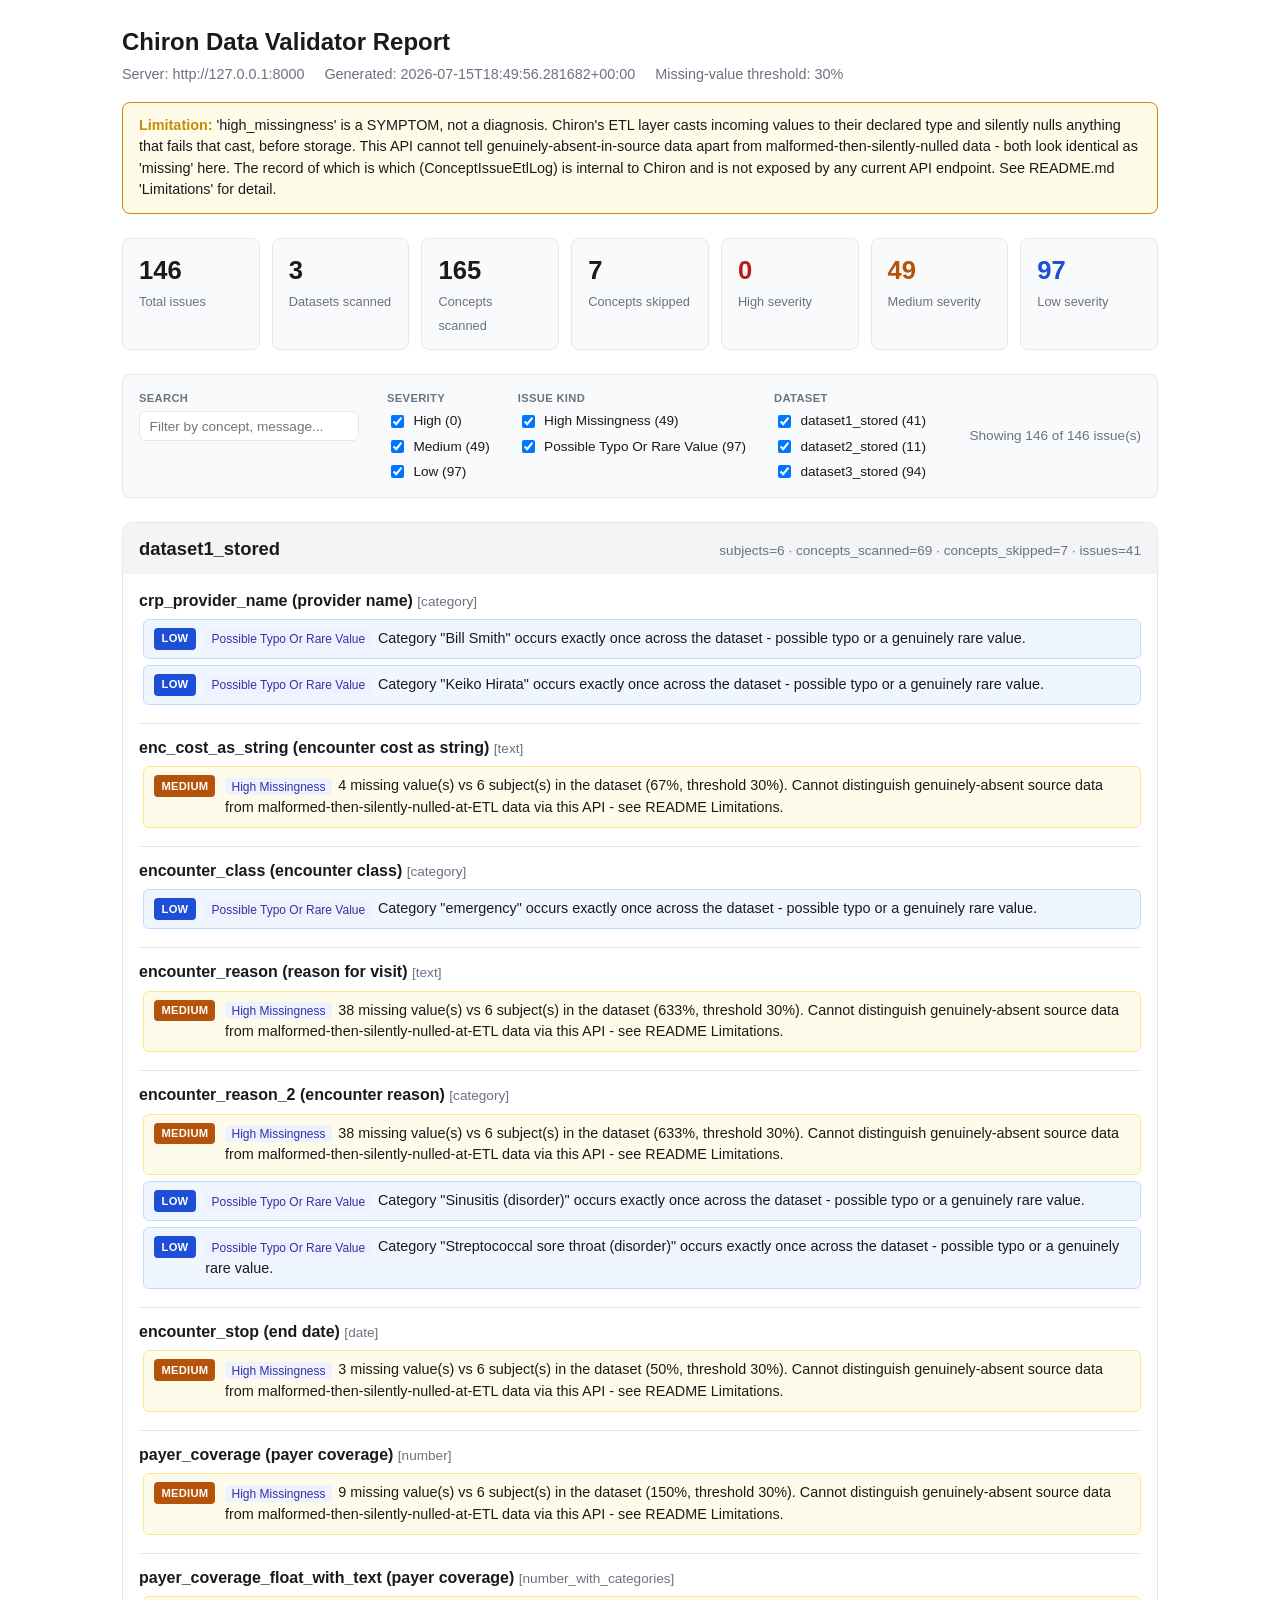
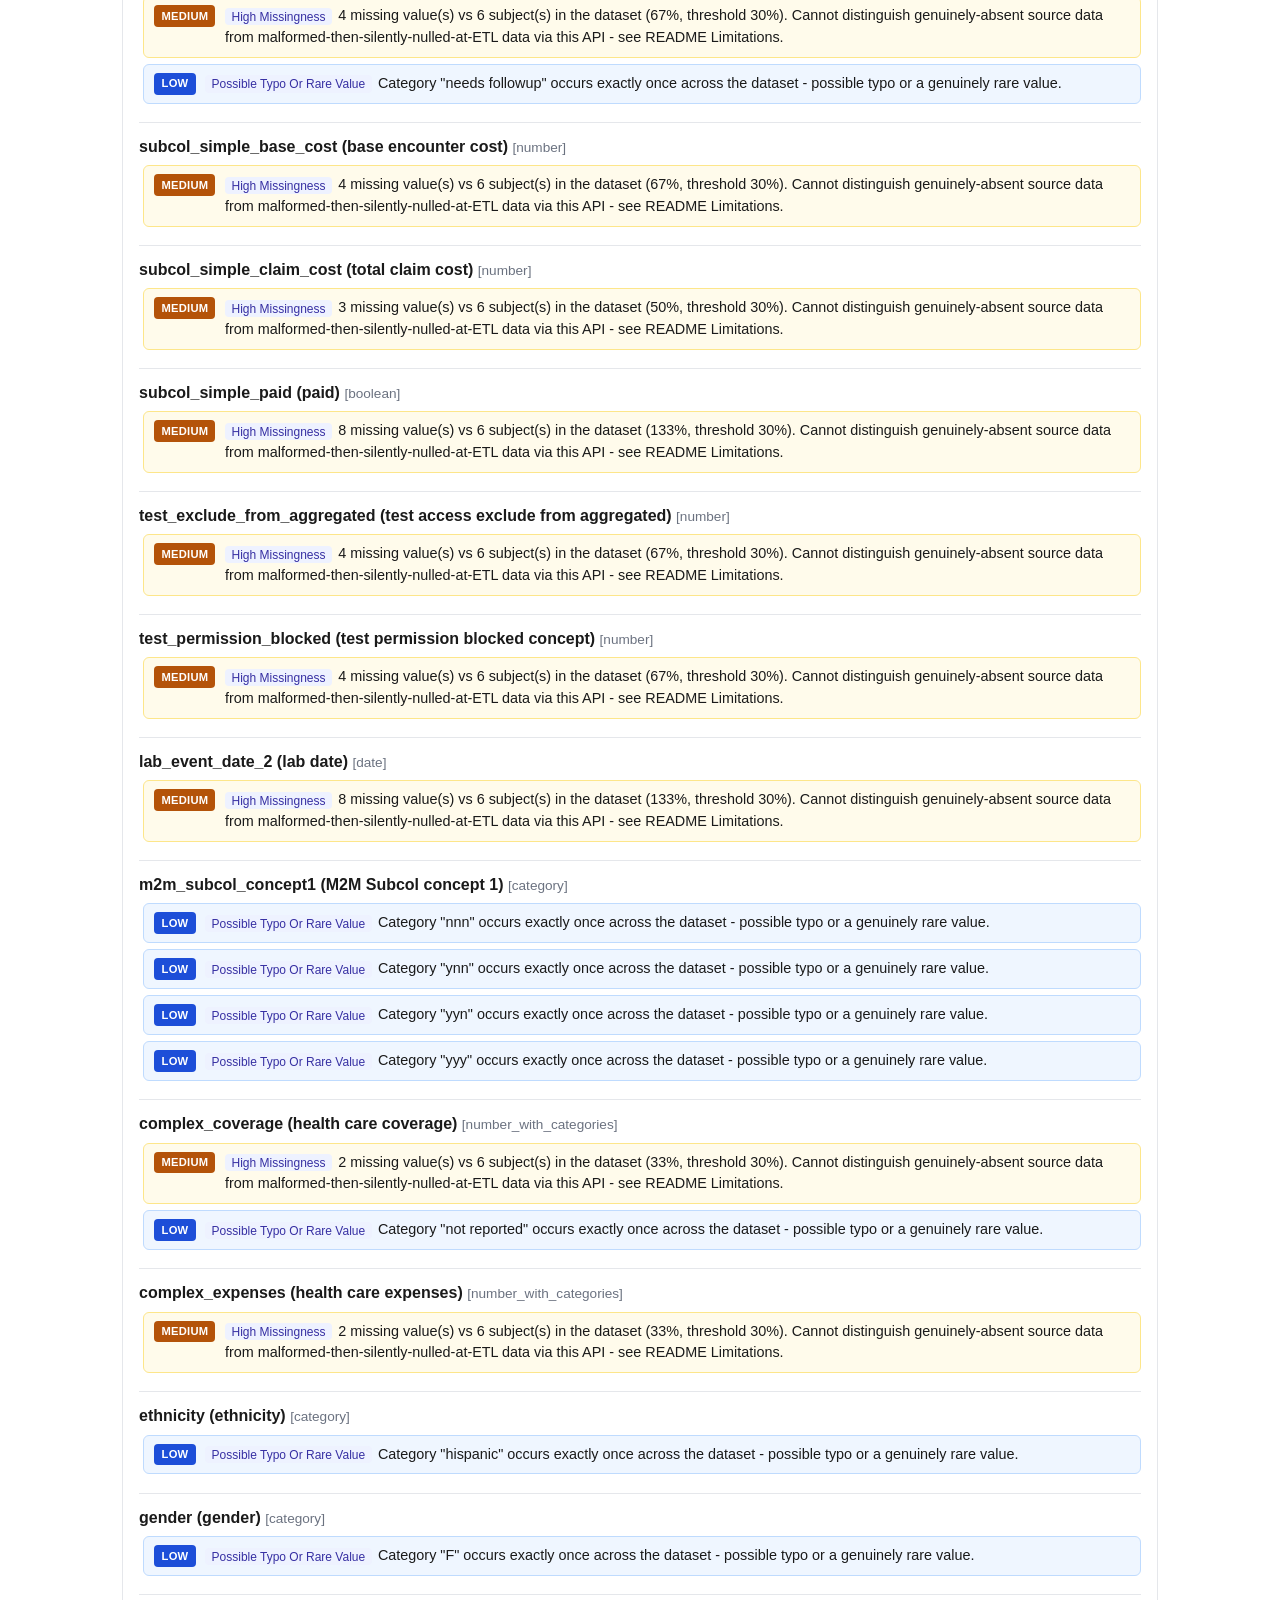
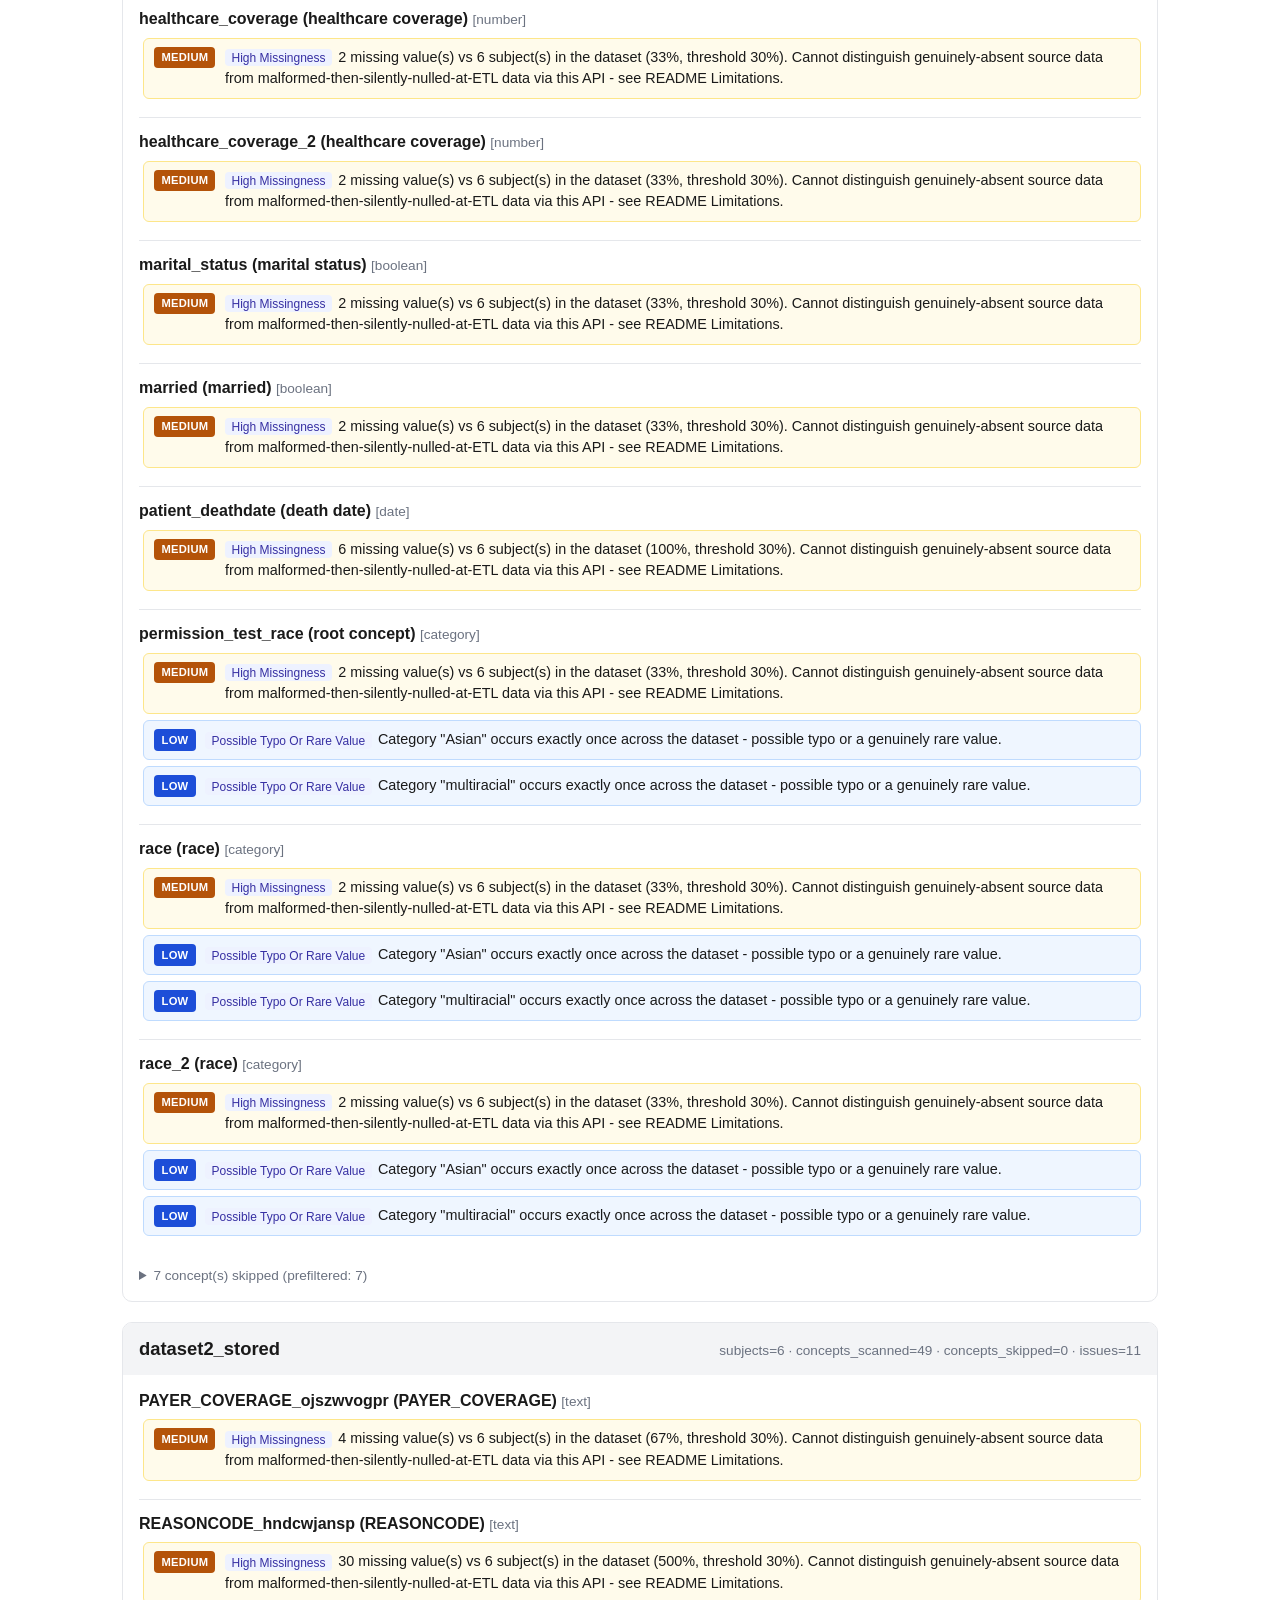
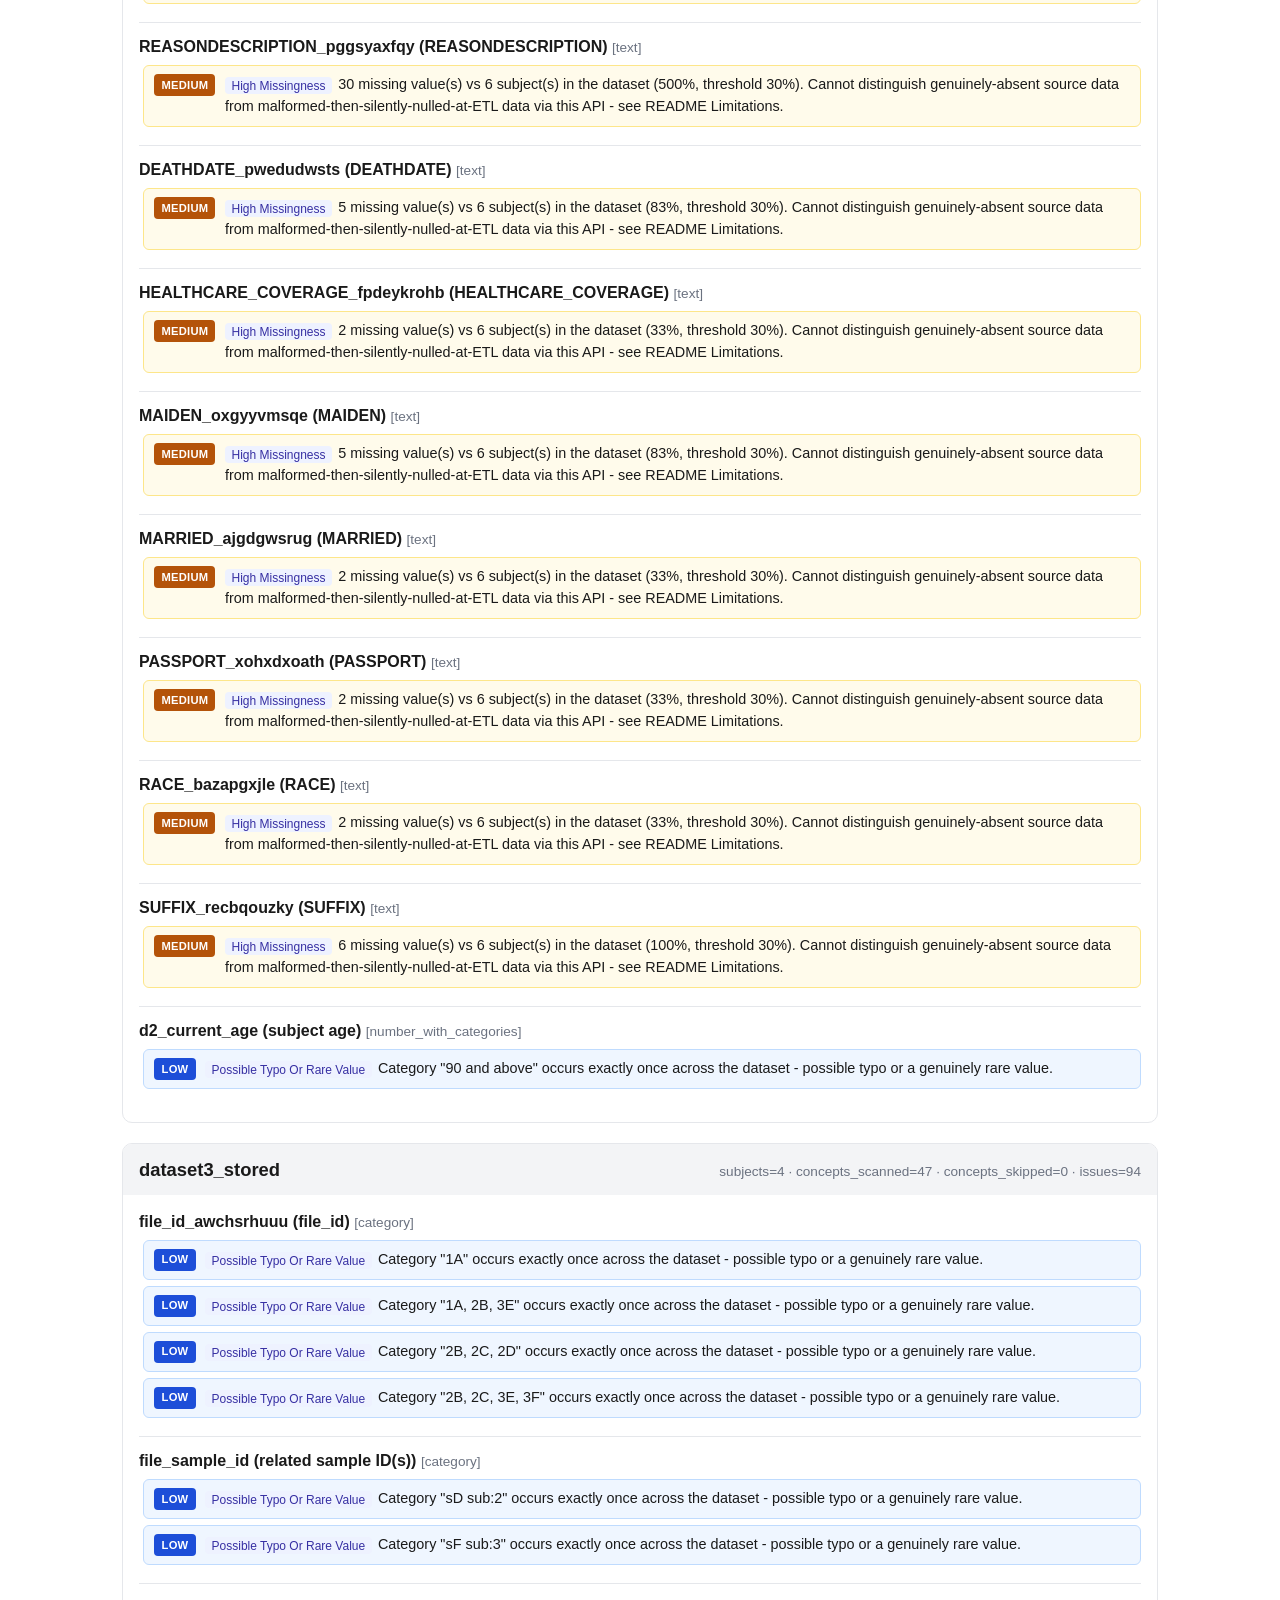
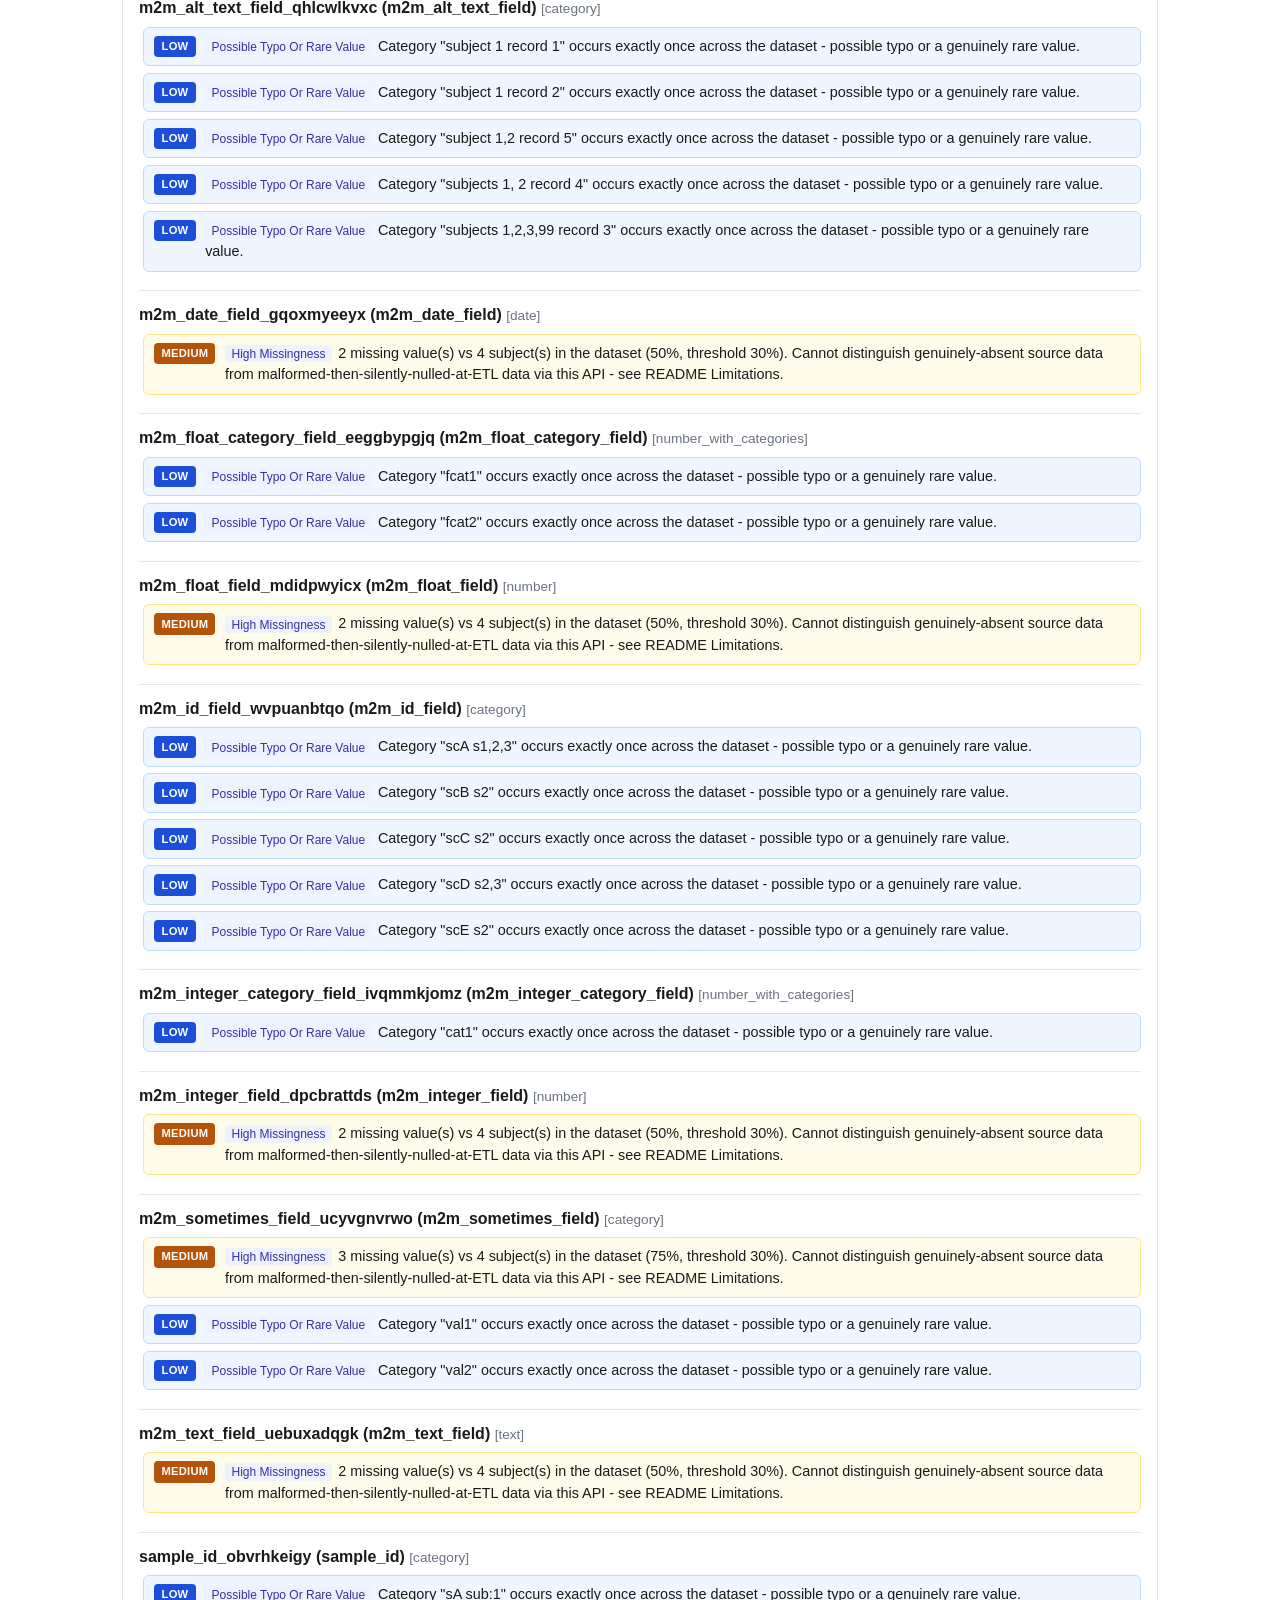
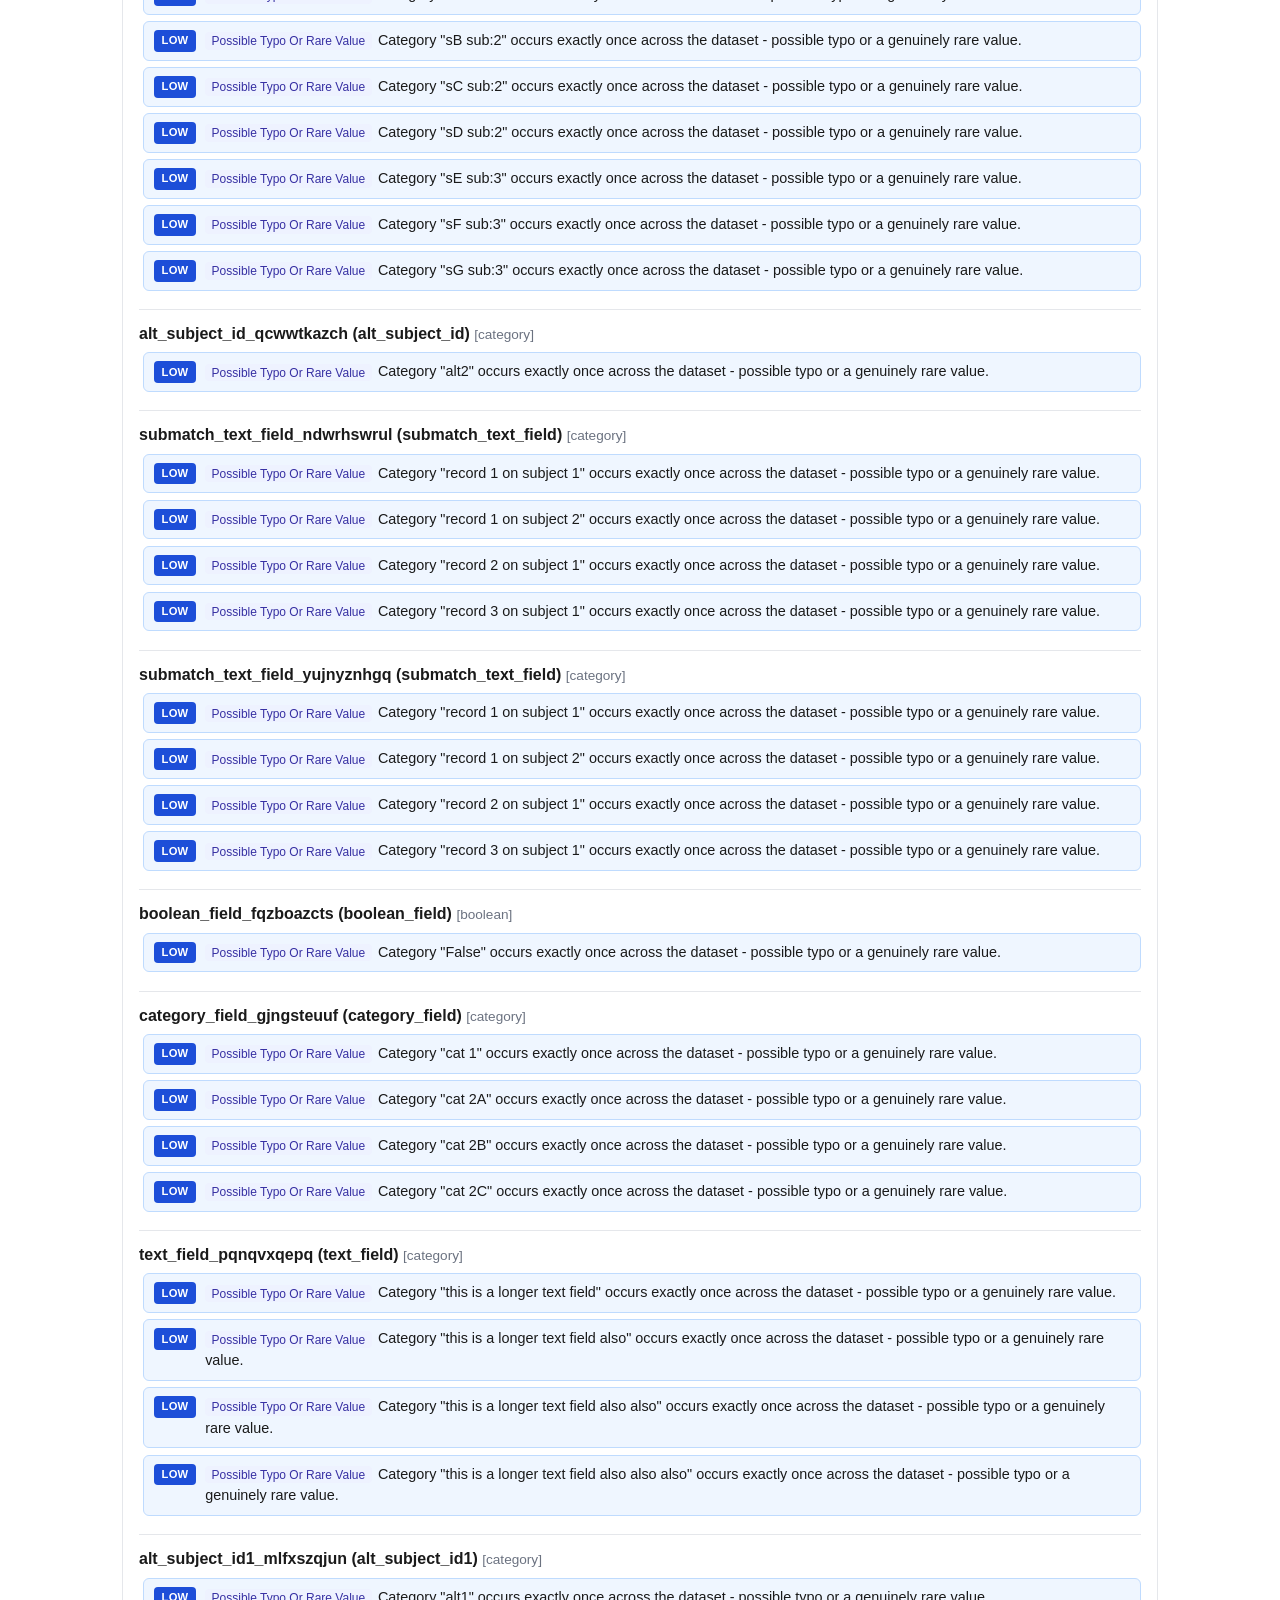
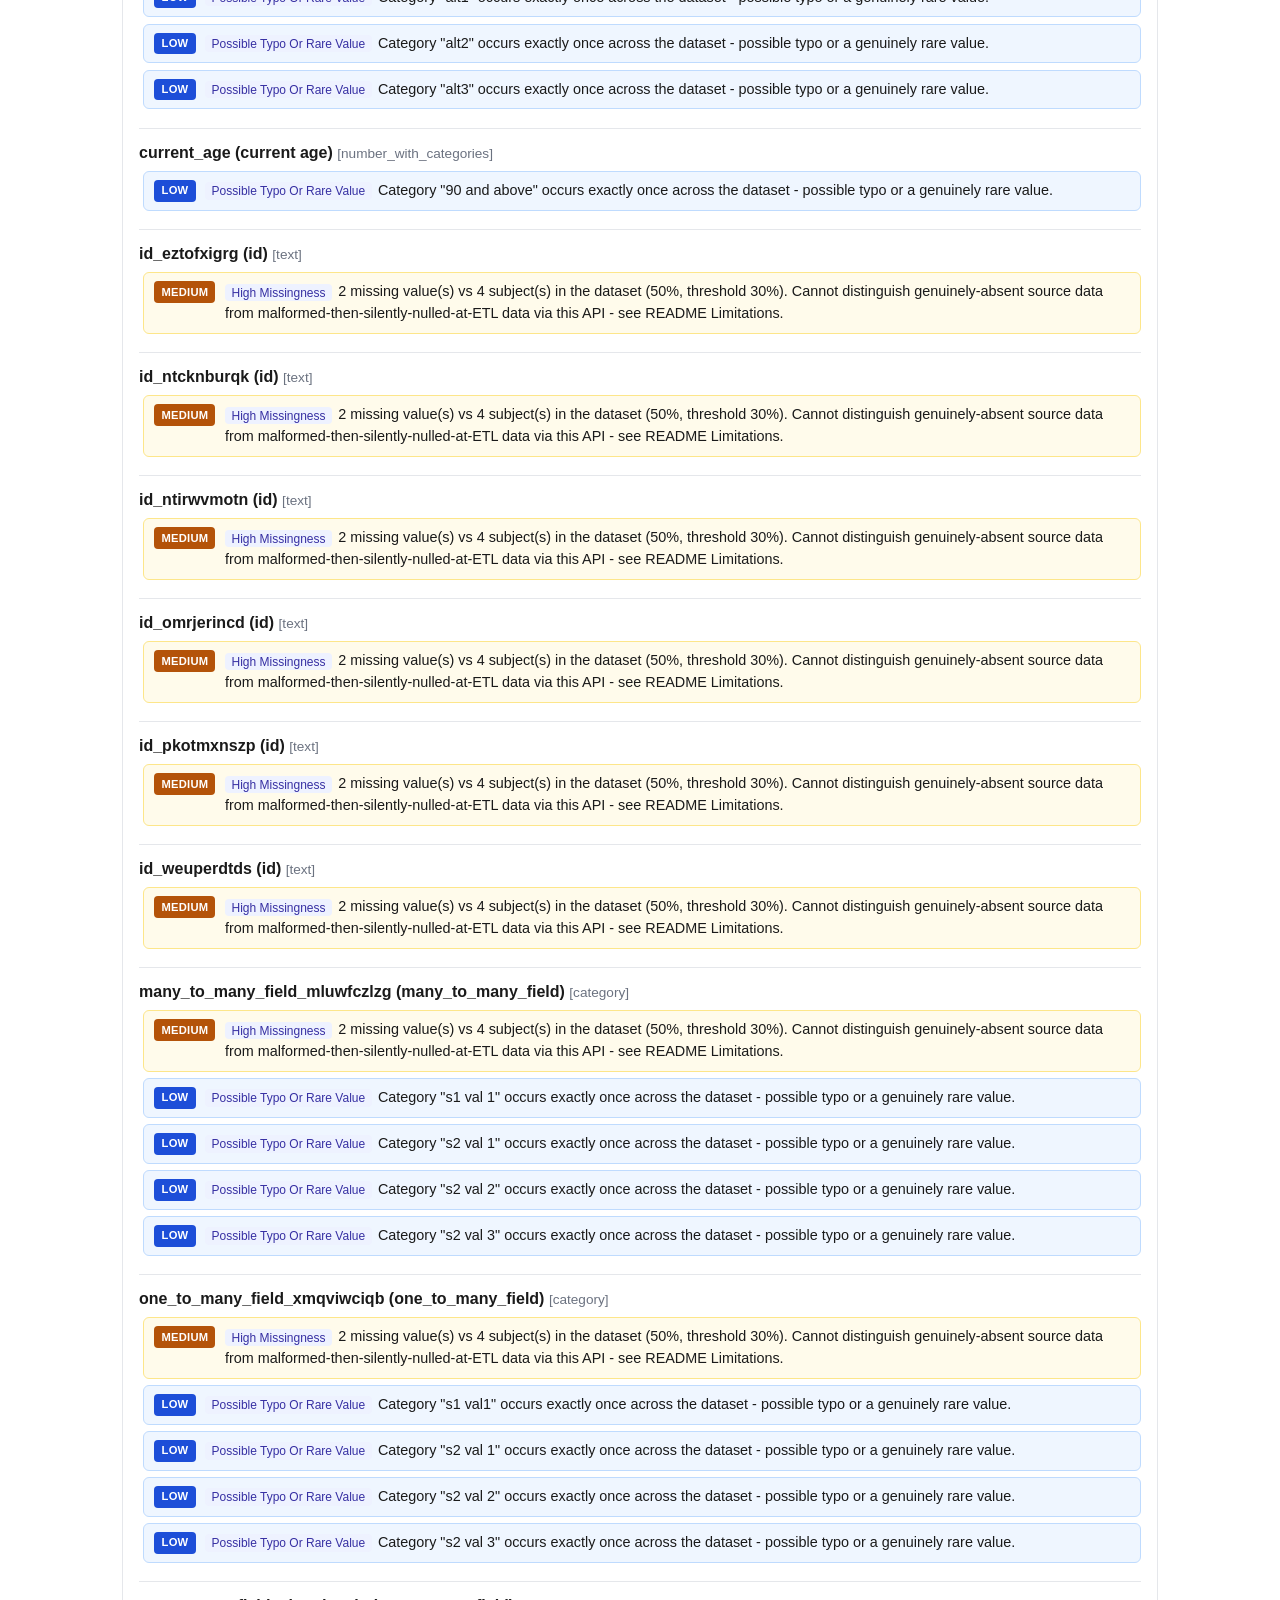
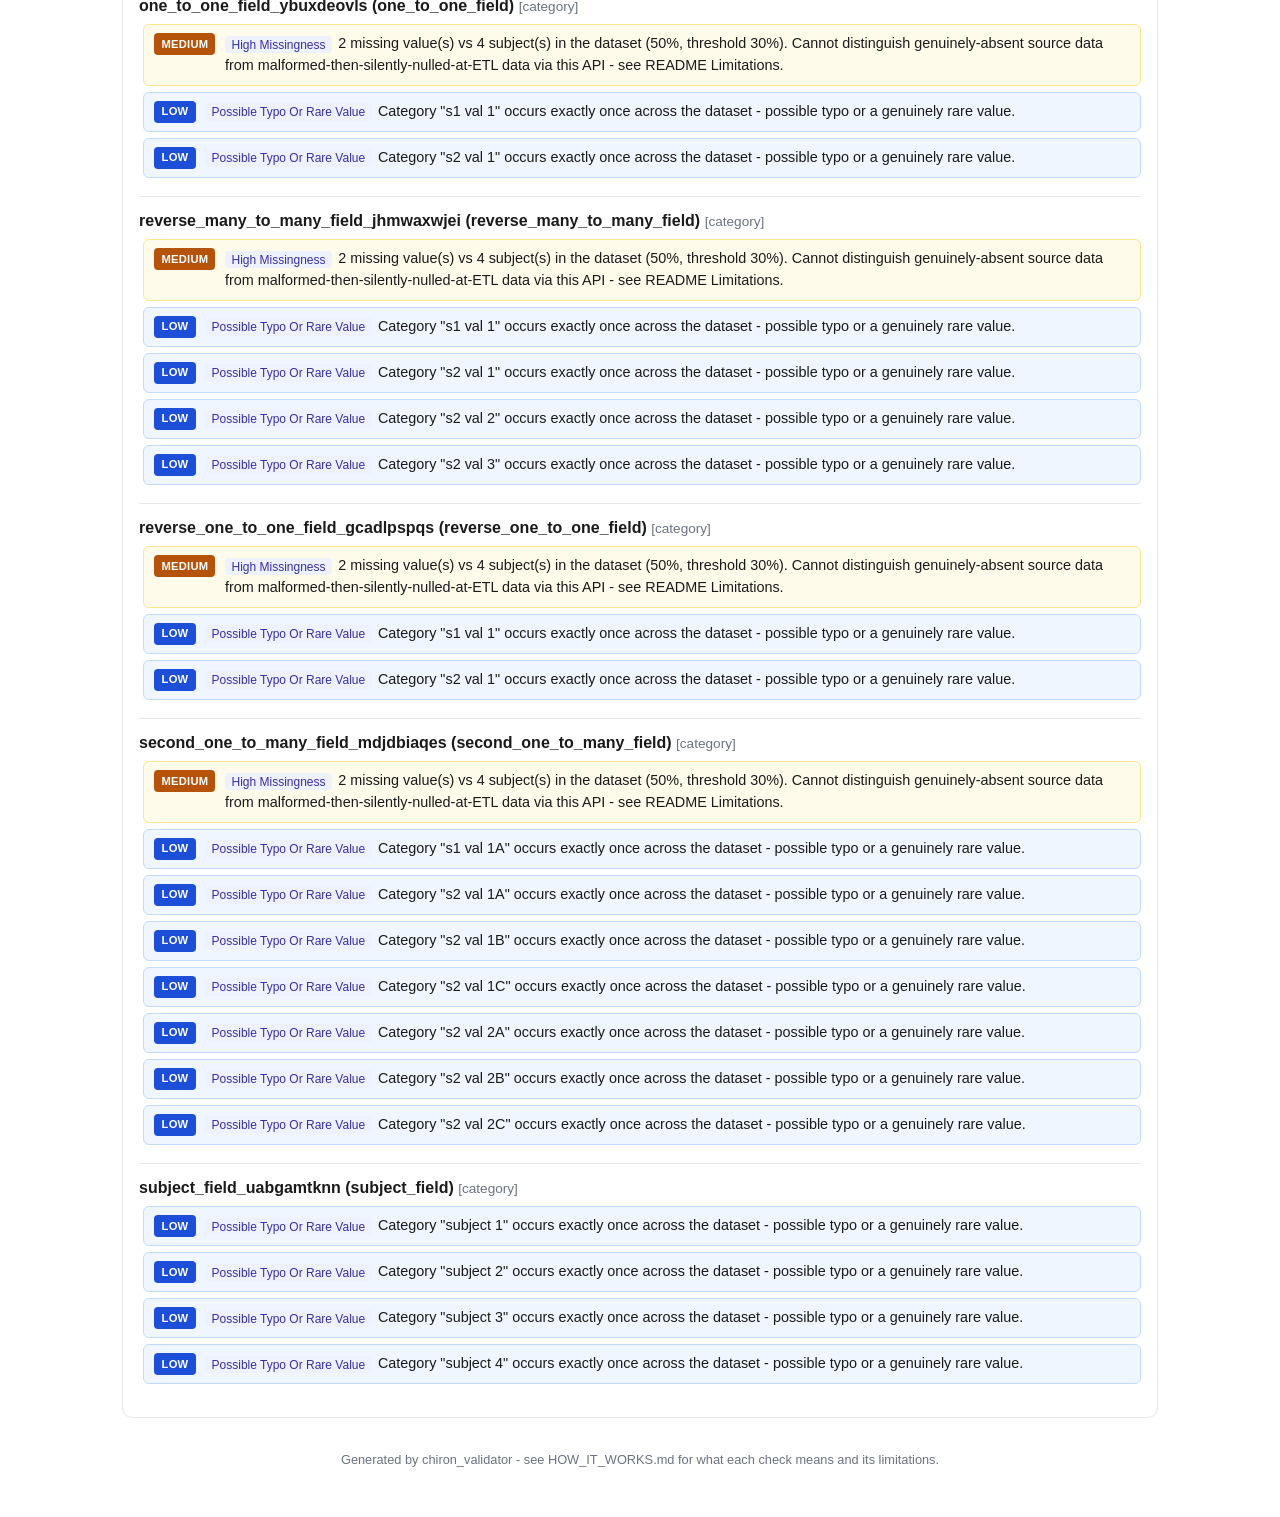
<file: chiron-data-validator/report.html>
<!doctype html>
<html lang="en">
<head>
<meta charset="utf-8">
<meta name="viewport" content="width=device-width, initial-scale=1">
<title>Chiron Data Validator Report</title>
<style>
:root {
  --bg: #ffffff; --fg: #1a1a1a; --muted: #6b7280; --border: #e5e7eb;
  --card-bg: #f9fafb; --header-bg: #f3f4f6;
  --high: #b91c1c; --high-bg: #fef2f2; --high-border: #fecaca;
  --medium: #b45309; --medium-bg: #fffbeb; --medium-border: #fde68a;
  --low: #1d4ed8; --low-bg: #eff6ff; --low-border: #bfdbfe;
  --accent: #4f46e5; --limitation-bg: #fefce8; --limitation-border: #ca8a04;
  --chip-bg: #eef2ff; --chip-fg: #3730a3;
}
@media (prefers-color-scheme: dark) {
  :root {
    --bg: #0f1115; --fg: #e5e7eb; --muted: #9ca3af; --border: #2d2d33;
    --card-bg: #18181b; --header-bg: #1c1c21;
    --high: #fca5a5; --high-bg: #2a1417; --high-border: #4a2024;
    --medium: #fcd34d; --medium-bg: #2a2313; --medium-border: #4a3a17;
    --low: #93c5fd; --low-bg: #12203a; --low-border: #1f3a5f;
    --accent: #a5b4fc; --limitation-bg: #2a2610; --limitation-border: #92720c;
    --chip-bg: #24243f; --chip-fg: #c7d2fe;
  }
}
* { box-sizing: border-box; }
body {
  font-family: -apple-system, BlinkMacSystemFont, "Segoe UI", Roboto, Helvetica, Arial, sans-serif;
  background: var(--bg); color: var(--fg); margin: 0; padding: 1.5rem 2rem 3rem;
  line-height: 1.5; max-width: 1100px; margin-left: auto; margin-right: auto;
}
h1 { font-size: 1.5rem; margin: 0 0 0.25rem; }
h2 { font-size: 1.15rem; margin: 0; }
h3 { font-size: 1rem; margin: 0 0 0.5rem; }
.meta { color: var(--muted); font-size: 0.9rem; margin-bottom: 1rem; }
.meta span { margin-right: 1.25rem; }
.limitation {
  background: var(--limitation-bg); border: 1px solid var(--limitation-border);
  border-radius: 8px; padding: 0.75rem 1rem; font-size: 0.9rem; margin-bottom: 1.5rem;
}
.limitation strong { color: var(--limitation-border); }
.stats { display: flex; flex-wrap: wrap; gap: 0.75rem; margin-bottom: 1.5rem; }
.stat-tile {
  background: var(--card-bg); border: 1px solid var(--border); border-radius: 8px;
  padding: 0.75rem 1rem; min-width: 120px; flex: 1;
}
.stat-tile .n { font-size: 1.6rem; font-weight: 700; display: block; }
.stat-tile .l { color: var(--muted); font-size: 0.8rem; }
.stat-tile.high .n { color: var(--high); }
.stat-tile.medium .n { color: var(--medium); }
.stat-tile.low .n { color: var(--low); }
.filters {
  background: var(--card-bg); border: 1px solid var(--border); border-radius: 8px;
  padding: 0.9rem 1rem; margin-bottom: 1.5rem; display: flex; flex-wrap: wrap;
  gap: 1rem 1.75rem; align-items: flex-start; font-size: 0.85rem;
}
.filters input[type=search] {
  padding: 0.4rem 0.6rem; border: 1px solid var(--border); border-radius: 6px;
  background: var(--bg); color: var(--fg); font-size: 0.85rem; min-width: 220px;
}
.filter-group { display: flex; flex-direction: column; gap: 0.3rem; }
.filter-group .fg-title { color: var(--muted); font-weight: 600; text-transform: uppercase; font-size: 0.7rem; letter-spacing: 0.03em; }
.filter-group label { display: flex; align-items: center; gap: 0.4rem; cursor: pointer; white-space: nowrap; }
#visible-count { margin-left: auto; align-self: center; color: var(--muted); font-size: 0.85rem; }
.dataset-section {
  border: 1px solid var(--border); border-radius: 10px; margin-bottom: 1.25rem; overflow: hidden;
}
.dataset-header {
  background: var(--header-bg); padding: 0.75rem 1rem; display: flex;
  justify-content: space-between; align-items: baseline; flex-wrap: wrap; gap: 0.5rem;
}
.dataset-header .ds-meta { color: var(--muted); font-size: 0.85rem; }
.dataset-body { padding: 0.9rem 1rem; }
.dataset-error { color: var(--high); font-weight: 600; }
.no-issues, .no-match-message { color: var(--muted); font-style: italic; }
.concept-group { border-top: 1px solid var(--border); padding: 0.75rem 0; }
.concept-group:first-child { border-top: none; padding-top: 0; }
.concept-title { font-weight: 600; }
.concept-title .ctype { color: var(--muted); font-weight: 400; font-size: 0.85rem; }
.issue {
  display: flex; gap: 0.6rem; align-items: flex-start; margin: 0.4rem 0 0.4rem 0.25rem;
  padding: 0.5rem 0.65rem; border-radius: 6px; font-size: 0.9rem;
}
.issue.high { background: var(--high-bg); border: 1px solid var(--high-border); }
.issue.medium { background: var(--medium-bg); border: 1px solid var(--medium-border); }
.issue.low { background: var(--low-bg); border: 1px solid var(--low-border); }
.badge {
  flex-shrink: 0; font-size: 0.7rem; font-weight: 700; text-transform: uppercase;
  padding: 0.15rem 0.45rem; border-radius: 4px; letter-spacing: 0.02em;
}
.badge.high { background: var(--high); color: white; }
.badge.medium { background: var(--medium); color: white; }
.badge.low { background: var(--low); color: white; }
.kind-chip {
  background: var(--chip-bg); color: var(--chip-fg); font-size: 0.75rem;
  padding: 0.1rem 0.4rem; border-radius: 4px; margin-right: 0.4rem; white-space: nowrap;
}
.skipped-details { margin-top: 0.75rem; font-size: 0.85rem; color: var(--muted); }
.skipped-details summary { cursor: pointer; }
footer { color: var(--muted); font-size: 0.8rem; margin-top: 2rem; text-align: center; }
</style>
</head>
<body>
<h1>Chiron Data Validator Report</h1><div class="meta"><span>Server: http://127.0.0.1:8000</span><span>Generated: 2026-07-15T18:49:56.281682+00:00</span><span>Missing-value threshold: 30%</span></div><div class="limitation"><strong>Limitation:</strong> &#x27;high_missingness&#x27; is a SYMPTOM, not a diagnosis. Chiron&#x27;s ETL layer casts incoming values to their declared type and silently nulls anything that fails that cast, before storage. This API cannot tell genuinely-absent-in-source data apart from malformed-then-silently-nulled data - both look identical as &#x27;missing&#x27; here. The record of which is which (ConceptIssueEtlLog) is internal to Chiron and is not exposed by any current API endpoint. See README.md &#x27;Limitations&#x27; for detail.</div><div class="stats"><div class="stat-tile"><span class="n">146</span><span class="l">Total issues</span></div><div class="stat-tile"><span class="n">3</span><span class="l">Datasets scanned</span></div><div class="stat-tile"><span class="n">165</span><span class="l">Concepts scanned</span></div><div class="stat-tile"><span class="n">7</span><span class="l">Concepts skipped</span></div><div class="stat-tile high"><span class="n">0</span><span class="l">High severity</span></div><div class="stat-tile medium"><span class="n">49</span><span class="l">Medium severity</span></div><div class="stat-tile low"><span class="n">97</span><span class="l">Low severity</span></div></div><div class="filters"><div class="filter-group"><span class="fg-title">Search</span><input type="search" id="search" placeholder="Filter by concept, message..."></div><div class="filter-group"><span class="fg-title">Severity</span><label><input type="checkbox" class="sev-filter" value="high" checked> High (0)</label><label><input type="checkbox" class="sev-filter" value="medium" checked> Medium (49)</label><label><input type="checkbox" class="sev-filter" value="low" checked> Low (97)</label></div><div class="filter-group"><span class="fg-title">Issue kind</span><label><input type="checkbox" class="kind-filter" value="high_missingness" checked> High Missingness (49)</label><label><input type="checkbox" class="kind-filter" value="possible_typo_or_rare_value" checked> Possible Typo Or Rare Value (97)</label></div><div class="filter-group"><span class="fg-title">Dataset</span><label><input type="checkbox" class="dataset-filter" value="dataset1_stored" checked> dataset1_stored (41)</label><label><input type="checkbox" class="dataset-filter" value="dataset2_stored" checked> dataset2_stored (11)</label><label><input type="checkbox" class="dataset-filter" value="dataset3_stored" checked> dataset3_stored (94)</label></div><span id="visible-count"></span></div><div class="dataset-section" data-dataset="dataset1_stored"><div class="dataset-header"><h2>dataset1_stored</h2><span class="ds-meta">subjects=6 &middot; concepts_scanned=69 &middot; concepts_skipped=7 &middot; issues=41</span></div><div class="dataset-body"><div class="concept-group"><div class="concept-title">crp_provider_name (provider name) <span class="ctype">[category]</span></div><div class="issue low" data-severity="low" data-kind="possible_typo_or_rare_value" data-dataset="dataset1_stored" data-search="crp_provider_name provider name possible_typo_or_rare_value category &quot;bill smith&quot; occurs exactly once across the dataset - possible typo or a genuinely rare value."><span class="badge low">Low</span><span><span class="kind-chip">Possible Typo Or Rare Value</span>Category &quot;Bill Smith&quot; occurs exactly once across the dataset - possible typo or a genuinely rare value.</span></div><div class="issue low" data-severity="low" data-kind="possible_typo_or_rare_value" data-dataset="dataset1_stored" data-search="crp_provider_name provider name possible_typo_or_rare_value category &quot;keiko hirata&quot; occurs exactly once across the dataset - possible typo or a genuinely rare value."><span class="badge low">Low</span><span><span class="kind-chip">Possible Typo Or Rare Value</span>Category &quot;Keiko Hirata&quot; occurs exactly once across the dataset - possible typo or a genuinely rare value.</span></div></div><div class="concept-group"><div class="concept-title">enc_cost_as_string (encounter cost as string) <span class="ctype">[text]</span></div><div class="issue medium" data-severity="medium" data-kind="high_missingness" data-dataset="dataset1_stored" data-search="enc_cost_as_string encounter cost as string high_missingness 4 missing value(s) vs 6 subject(s) in the dataset (67%, threshold 30%). cannot distinguish genuinely-absent source data from malformed-then-silently-nulled-at-etl data via this api - see readme limitations."><span class="badge medium">Medium</span><span><span class="kind-chip">High Missingness</span>4 missing value(s) vs 6 subject(s) in the dataset (67%, threshold 30%). Cannot distinguish genuinely-absent source data from malformed-then-silently-nulled-at-ETL data via this API - see README Limitations.</span></div></div><div class="concept-group"><div class="concept-title">encounter_class (encounter class) <span class="ctype">[category]</span></div><div class="issue low" data-severity="low" data-kind="possible_typo_or_rare_value" data-dataset="dataset1_stored" data-search="encounter_class encounter class possible_typo_or_rare_value category &quot;emergency&quot; occurs exactly once across the dataset - possible typo or a genuinely rare value."><span class="badge low">Low</span><span><span class="kind-chip">Possible Typo Or Rare Value</span>Category &quot;emergency&quot; occurs exactly once across the dataset - possible typo or a genuinely rare value.</span></div></div><div class="concept-group"><div class="concept-title">encounter_reason (reason for visit) <span class="ctype">[text]</span></div><div class="issue medium" data-severity="medium" data-kind="high_missingness" data-dataset="dataset1_stored" data-search="encounter_reason reason for visit high_missingness 38 missing value(s) vs 6 subject(s) in the dataset (633%, threshold 30%). cannot distinguish genuinely-absent source data from malformed-then-silently-nulled-at-etl data via this api - see readme limitations."><span class="badge medium">Medium</span><span><span class="kind-chip">High Missingness</span>38 missing value(s) vs 6 subject(s) in the dataset (633%, threshold 30%). Cannot distinguish genuinely-absent source data from malformed-then-silently-nulled-at-ETL data via this API - see README Limitations.</span></div></div><div class="concept-group"><div class="concept-title">encounter_reason_2 (encounter reason) <span class="ctype">[category]</span></div><div class="issue medium" data-severity="medium" data-kind="high_missingness" data-dataset="dataset1_stored" data-search="encounter_reason_2 encounter reason high_missingness 38 missing value(s) vs 6 subject(s) in the dataset (633%, threshold 30%). cannot distinguish genuinely-absent source data from malformed-then-silently-nulled-at-etl data via this api - see readme limitations."><span class="badge medium">Medium</span><span><span class="kind-chip">High Missingness</span>38 missing value(s) vs 6 subject(s) in the dataset (633%, threshold 30%). Cannot distinguish genuinely-absent source data from malformed-then-silently-nulled-at-ETL data via this API - see README Limitations.</span></div><div class="issue low" data-severity="low" data-kind="possible_typo_or_rare_value" data-dataset="dataset1_stored" data-search="encounter_reason_2 encounter reason possible_typo_or_rare_value category &quot;sinusitis (disorder)&quot; occurs exactly once across the dataset - possible typo or a genuinely rare value."><span class="badge low">Low</span><span><span class="kind-chip">Possible Typo Or Rare Value</span>Category &quot;Sinusitis (disorder)&quot; occurs exactly once across the dataset - possible typo or a genuinely rare value.</span></div><div class="issue low" data-severity="low" data-kind="possible_typo_or_rare_value" data-dataset="dataset1_stored" data-search="encounter_reason_2 encounter reason possible_typo_or_rare_value category &quot;streptococcal sore throat (disorder)&quot; occurs exactly once across the dataset - possible typo or a genuinely rare value."><span class="badge low">Low</span><span><span class="kind-chip">Possible Typo Or Rare Value</span>Category &quot;Streptococcal sore throat (disorder)&quot; occurs exactly once across the dataset - possible typo or a genuinely rare value.</span></div></div><div class="concept-group"><div class="concept-title">encounter_stop (end date) <span class="ctype">[date]</span></div><div class="issue medium" data-severity="medium" data-kind="high_missingness" data-dataset="dataset1_stored" data-search="encounter_stop end date high_missingness 3 missing value(s) vs 6 subject(s) in the dataset (50%, threshold 30%). cannot distinguish genuinely-absent source data from malformed-then-silently-nulled-at-etl data via this api - see readme limitations."><span class="badge medium">Medium</span><span><span class="kind-chip">High Missingness</span>3 missing value(s) vs 6 subject(s) in the dataset (50%, threshold 30%). Cannot distinguish genuinely-absent source data from malformed-then-silently-nulled-at-ETL data via this API - see README Limitations.</span></div></div><div class="concept-group"><div class="concept-title">payer_coverage (payer coverage) <span class="ctype">[number]</span></div><div class="issue medium" data-severity="medium" data-kind="high_missingness" data-dataset="dataset1_stored" data-search="payer_coverage payer coverage high_missingness 9 missing value(s) vs 6 subject(s) in the dataset (150%, threshold 30%). cannot distinguish genuinely-absent source data from malformed-then-silently-nulled-at-etl data via this api - see readme limitations."><span class="badge medium">Medium</span><span><span class="kind-chip">High Missingness</span>9 missing value(s) vs 6 subject(s) in the dataset (150%, threshold 30%). Cannot distinguish genuinely-absent source data from malformed-then-silently-nulled-at-ETL data via this API - see README Limitations.</span></div></div><div class="concept-group"><div class="concept-title">payer_coverage_float_with_text (payer coverage) <span class="ctype">[number_with_categories]</span></div><div class="issue medium" data-severity="medium" data-kind="high_missingness" data-dataset="dataset1_stored" data-search="payer_coverage_float_with_text payer coverage high_missingness 4 missing value(s) vs 6 subject(s) in the dataset (67%, threshold 30%). cannot distinguish genuinely-absent source data from malformed-then-silently-nulled-at-etl data via this api - see readme limitations."><span class="badge medium">Medium</span><span><span class="kind-chip">High Missingness</span>4 missing value(s) vs 6 subject(s) in the dataset (67%, threshold 30%). Cannot distinguish genuinely-absent source data from malformed-then-silently-nulled-at-ETL data via this API - see README Limitations.</span></div><div class="issue low" data-severity="low" data-kind="possible_typo_or_rare_value" data-dataset="dataset1_stored" data-search="payer_coverage_float_with_text payer coverage possible_typo_or_rare_value category &quot;needs followup&quot; occurs exactly once across the dataset - possible typo or a genuinely rare value."><span class="badge low">Low</span><span><span class="kind-chip">Possible Typo Or Rare Value</span>Category &quot;needs followup&quot; occurs exactly once across the dataset - possible typo or a genuinely rare value.</span></div></div><div class="concept-group"><div class="concept-title">subcol_simple_base_cost (base encounter cost) <span class="ctype">[number]</span></div><div class="issue medium" data-severity="medium" data-kind="high_missingness" data-dataset="dataset1_stored" data-search="subcol_simple_base_cost base encounter cost high_missingness 4 missing value(s) vs 6 subject(s) in the dataset (67%, threshold 30%). cannot distinguish genuinely-absent source data from malformed-then-silently-nulled-at-etl data via this api - see readme limitations."><span class="badge medium">Medium</span><span><span class="kind-chip">High Missingness</span>4 missing value(s) vs 6 subject(s) in the dataset (67%, threshold 30%). Cannot distinguish genuinely-absent source data from malformed-then-silently-nulled-at-ETL data via this API - see README Limitations.</span></div></div><div class="concept-group"><div class="concept-title">subcol_simple_claim_cost (total claim cost) <span class="ctype">[number]</span></div><div class="issue medium" data-severity="medium" data-kind="high_missingness" data-dataset="dataset1_stored" data-search="subcol_simple_claim_cost total claim cost high_missingness 3 missing value(s) vs 6 subject(s) in the dataset (50%, threshold 30%). cannot distinguish genuinely-absent source data from malformed-then-silently-nulled-at-etl data via this api - see readme limitations."><span class="badge medium">Medium</span><span><span class="kind-chip">High Missingness</span>3 missing value(s) vs 6 subject(s) in the dataset (50%, threshold 30%). Cannot distinguish genuinely-absent source data from malformed-then-silently-nulled-at-ETL data via this API - see README Limitations.</span></div></div><div class="concept-group"><div class="concept-title">subcol_simple_paid (paid) <span class="ctype">[boolean]</span></div><div class="issue medium" data-severity="medium" data-kind="high_missingness" data-dataset="dataset1_stored" data-search="subcol_simple_paid paid high_missingness 8 missing value(s) vs 6 subject(s) in the dataset (133%, threshold 30%). cannot distinguish genuinely-absent source data from malformed-then-silently-nulled-at-etl data via this api - see readme limitations."><span class="badge medium">Medium</span><span><span class="kind-chip">High Missingness</span>8 missing value(s) vs 6 subject(s) in the dataset (133%, threshold 30%). Cannot distinguish genuinely-absent source data from malformed-then-silently-nulled-at-ETL data via this API - see README Limitations.</span></div></div><div class="concept-group"><div class="concept-title">test_exclude_from_aggregated (test access exclude from aggregated) <span class="ctype">[number]</span></div><div class="issue medium" data-severity="medium" data-kind="high_missingness" data-dataset="dataset1_stored" data-search="test_exclude_from_aggregated test access exclude from aggregated high_missingness 4 missing value(s) vs 6 subject(s) in the dataset (67%, threshold 30%). cannot distinguish genuinely-absent source data from malformed-then-silently-nulled-at-etl data via this api - see readme limitations."><span class="badge medium">Medium</span><span><span class="kind-chip">High Missingness</span>4 missing value(s) vs 6 subject(s) in the dataset (67%, threshold 30%). Cannot distinguish genuinely-absent source data from malformed-then-silently-nulled-at-ETL data via this API - see README Limitations.</span></div></div><div class="concept-group"><div class="concept-title">test_permission_blocked (test permission blocked concept) <span class="ctype">[number]</span></div><div class="issue medium" data-severity="medium" data-kind="high_missingness" data-dataset="dataset1_stored" data-search="test_permission_blocked test permission blocked concept high_missingness 4 missing value(s) vs 6 subject(s) in the dataset (67%, threshold 30%). cannot distinguish genuinely-absent source data from malformed-then-silently-nulled-at-etl data via this api - see readme limitations."><span class="badge medium">Medium</span><span><span class="kind-chip">High Missingness</span>4 missing value(s) vs 6 subject(s) in the dataset (67%, threshold 30%). Cannot distinguish genuinely-absent source data from malformed-then-silently-nulled-at-ETL data via this API - see README Limitations.</span></div></div><div class="concept-group"><div class="concept-title">lab_event_date_2 (lab date) <span class="ctype">[date]</span></div><div class="issue medium" data-severity="medium" data-kind="high_missingness" data-dataset="dataset1_stored" data-search="lab_event_date_2 lab date high_missingness 8 missing value(s) vs 6 subject(s) in the dataset (133%, threshold 30%). cannot distinguish genuinely-absent source data from malformed-then-silently-nulled-at-etl data via this api - see readme limitations."><span class="badge medium">Medium</span><span><span class="kind-chip">High Missingness</span>8 missing value(s) vs 6 subject(s) in the dataset (133%, threshold 30%). Cannot distinguish genuinely-absent source data from malformed-then-silently-nulled-at-ETL data via this API - see README Limitations.</span></div></div><div class="concept-group"><div class="concept-title">m2m_subcol_concept1 (M2M Subcol concept 1) <span class="ctype">[category]</span></div><div class="issue low" data-severity="low" data-kind="possible_typo_or_rare_value" data-dataset="dataset1_stored" data-search="m2m_subcol_concept1 m2m subcol concept 1 possible_typo_or_rare_value category &quot;nnn&quot; occurs exactly once across the dataset - possible typo or a genuinely rare value."><span class="badge low">Low</span><span><span class="kind-chip">Possible Typo Or Rare Value</span>Category &quot;nnn&quot; occurs exactly once across the dataset - possible typo or a genuinely rare value.</span></div><div class="issue low" data-severity="low" data-kind="possible_typo_or_rare_value" data-dataset="dataset1_stored" data-search="m2m_subcol_concept1 m2m subcol concept 1 possible_typo_or_rare_value category &quot;ynn&quot; occurs exactly once across the dataset - possible typo or a genuinely rare value."><span class="badge low">Low</span><span><span class="kind-chip">Possible Typo Or Rare Value</span>Category &quot;ynn&quot; occurs exactly once across the dataset - possible typo or a genuinely rare value.</span></div><div class="issue low" data-severity="low" data-kind="possible_typo_or_rare_value" data-dataset="dataset1_stored" data-search="m2m_subcol_concept1 m2m subcol concept 1 possible_typo_or_rare_value category &quot;yyn&quot; occurs exactly once across the dataset - possible typo or a genuinely rare value."><span class="badge low">Low</span><span><span class="kind-chip">Possible Typo Or Rare Value</span>Category &quot;yyn&quot; occurs exactly once across the dataset - possible typo or a genuinely rare value.</span></div><div class="issue low" data-severity="low" data-kind="possible_typo_or_rare_value" data-dataset="dataset1_stored" data-search="m2m_subcol_concept1 m2m subcol concept 1 possible_typo_or_rare_value category &quot;yyy&quot; occurs exactly once across the dataset - possible typo or a genuinely rare value."><span class="badge low">Low</span><span><span class="kind-chip">Possible Typo Or Rare Value</span>Category &quot;yyy&quot; occurs exactly once across the dataset - possible typo or a genuinely rare value.</span></div></div><div class="concept-group"><div class="concept-title">complex_coverage (health care coverage) <span class="ctype">[number_with_categories]</span></div><div class="issue medium" data-severity="medium" data-kind="high_missingness" data-dataset="dataset1_stored" data-search="complex_coverage health care coverage high_missingness 2 missing value(s) vs 6 subject(s) in the dataset (33%, threshold 30%). cannot distinguish genuinely-absent source data from malformed-then-silently-nulled-at-etl data via this api - see readme limitations."><span class="badge medium">Medium</span><span><span class="kind-chip">High Missingness</span>2 missing value(s) vs 6 subject(s) in the dataset (33%, threshold 30%). Cannot distinguish genuinely-absent source data from malformed-then-silently-nulled-at-ETL data via this API - see README Limitations.</span></div><div class="issue low" data-severity="low" data-kind="possible_typo_or_rare_value" data-dataset="dataset1_stored" data-search="complex_coverage health care coverage possible_typo_or_rare_value category &quot;not reported&quot; occurs exactly once across the dataset - possible typo or a genuinely rare value."><span class="badge low">Low</span><span><span class="kind-chip">Possible Typo Or Rare Value</span>Category &quot;not reported&quot; occurs exactly once across the dataset - possible typo or a genuinely rare value.</span></div></div><div class="concept-group"><div class="concept-title">complex_expenses (health care expenses) <span class="ctype">[number_with_categories]</span></div><div class="issue medium" data-severity="medium" data-kind="high_missingness" data-dataset="dataset1_stored" data-search="complex_expenses health care expenses high_missingness 2 missing value(s) vs 6 subject(s) in the dataset (33%, threshold 30%). cannot distinguish genuinely-absent source data from malformed-then-silently-nulled-at-etl data via this api - see readme limitations."><span class="badge medium">Medium</span><span><span class="kind-chip">High Missingness</span>2 missing value(s) vs 6 subject(s) in the dataset (33%, threshold 30%). Cannot distinguish genuinely-absent source data from malformed-then-silently-nulled-at-ETL data via this API - see README Limitations.</span></div></div><div class="concept-group"><div class="concept-title">ethnicity (ethnicity) <span class="ctype">[category]</span></div><div class="issue low" data-severity="low" data-kind="possible_typo_or_rare_value" data-dataset="dataset1_stored" data-search="ethnicity ethnicity possible_typo_or_rare_value category &quot;hispanic&quot; occurs exactly once across the dataset - possible typo or a genuinely rare value."><span class="badge low">Low</span><span><span class="kind-chip">Possible Typo Or Rare Value</span>Category &quot;hispanic&quot; occurs exactly once across the dataset - possible typo or a genuinely rare value.</span></div></div><div class="concept-group"><div class="concept-title">gender (gender) <span class="ctype">[category]</span></div><div class="issue low" data-severity="low" data-kind="possible_typo_or_rare_value" data-dataset="dataset1_stored" data-search="gender gender possible_typo_or_rare_value category &quot;f&quot; occurs exactly once across the dataset - possible typo or a genuinely rare value."><span class="badge low">Low</span><span><span class="kind-chip">Possible Typo Or Rare Value</span>Category &quot;F&quot; occurs exactly once across the dataset - possible typo or a genuinely rare value.</span></div></div><div class="concept-group"><div class="concept-title">healthcare_coverage (healthcare coverage) <span class="ctype">[number]</span></div><div class="issue medium" data-severity="medium" data-kind="high_missingness" data-dataset="dataset1_stored" data-search="healthcare_coverage healthcare coverage high_missingness 2 missing value(s) vs 6 subject(s) in the dataset (33%, threshold 30%). cannot distinguish genuinely-absent source data from malformed-then-silently-nulled-at-etl data via this api - see readme limitations."><span class="badge medium">Medium</span><span><span class="kind-chip">High Missingness</span>2 missing value(s) vs 6 subject(s) in the dataset (33%, threshold 30%). Cannot distinguish genuinely-absent source data from malformed-then-silently-nulled-at-ETL data via this API - see README Limitations.</span></div></div><div class="concept-group"><div class="concept-title">healthcare_coverage_2 (healthcare coverage) <span class="ctype">[number]</span></div><div class="issue medium" data-severity="medium" data-kind="high_missingness" data-dataset="dataset1_stored" data-search="healthcare_coverage_2 healthcare coverage high_missingness 2 missing value(s) vs 6 subject(s) in the dataset (33%, threshold 30%). cannot distinguish genuinely-absent source data from malformed-then-silently-nulled-at-etl data via this api - see readme limitations."><span class="badge medium">Medium</span><span><span class="kind-chip">High Missingness</span>2 missing value(s) vs 6 subject(s) in the dataset (33%, threshold 30%). Cannot distinguish genuinely-absent source data from malformed-then-silently-nulled-at-ETL data via this API - see README Limitations.</span></div></div><div class="concept-group"><div class="concept-title">marital_status (marital status) <span class="ctype">[boolean]</span></div><div class="issue medium" data-severity="medium" data-kind="high_missingness" data-dataset="dataset1_stored" data-search="marital_status marital status high_missingness 2 missing value(s) vs 6 subject(s) in the dataset (33%, threshold 30%). cannot distinguish genuinely-absent source data from malformed-then-silently-nulled-at-etl data via this api - see readme limitations."><span class="badge medium">Medium</span><span><span class="kind-chip">High Missingness</span>2 missing value(s) vs 6 subject(s) in the dataset (33%, threshold 30%). Cannot distinguish genuinely-absent source data from malformed-then-silently-nulled-at-ETL data via this API - see README Limitations.</span></div></div><div class="concept-group"><div class="concept-title">married (married) <span class="ctype">[boolean]</span></div><div class="issue medium" data-severity="medium" data-kind="high_missingness" data-dataset="dataset1_stored" data-search="married married high_missingness 2 missing value(s) vs 6 subject(s) in the dataset (33%, threshold 30%). cannot distinguish genuinely-absent source data from malformed-then-silently-nulled-at-etl data via this api - see readme limitations."><span class="badge medium">Medium</span><span><span class="kind-chip">High Missingness</span>2 missing value(s) vs 6 subject(s) in the dataset (33%, threshold 30%). Cannot distinguish genuinely-absent source data from malformed-then-silently-nulled-at-ETL data via this API - see README Limitations.</span></div></div><div class="concept-group"><div class="concept-title">patient_deathdate (death date) <span class="ctype">[date]</span></div><div class="issue medium" data-severity="medium" data-kind="high_missingness" data-dataset="dataset1_stored" data-search="patient_deathdate death date high_missingness 6 missing value(s) vs 6 subject(s) in the dataset (100%, threshold 30%). cannot distinguish genuinely-absent source data from malformed-then-silently-nulled-at-etl data via this api - see readme limitations."><span class="badge medium">Medium</span><span><span class="kind-chip">High Missingness</span>6 missing value(s) vs 6 subject(s) in the dataset (100%, threshold 30%). Cannot distinguish genuinely-absent source data from malformed-then-silently-nulled-at-ETL data via this API - see README Limitations.</span></div></div><div class="concept-group"><div class="concept-title">permission_test_race (root concept) <span class="ctype">[category]</span></div><div class="issue medium" data-severity="medium" data-kind="high_missingness" data-dataset="dataset1_stored" data-search="permission_test_race root concept high_missingness 2 missing value(s) vs 6 subject(s) in the dataset (33%, threshold 30%). cannot distinguish genuinely-absent source data from malformed-then-silently-nulled-at-etl data via this api - see readme limitations."><span class="badge medium">Medium</span><span><span class="kind-chip">High Missingness</span>2 missing value(s) vs 6 subject(s) in the dataset (33%, threshold 30%). Cannot distinguish genuinely-absent source data from malformed-then-silently-nulled-at-ETL data via this API - see README Limitations.</span></div><div class="issue low" data-severity="low" data-kind="possible_typo_or_rare_value" data-dataset="dataset1_stored" data-search="permission_test_race root concept possible_typo_or_rare_value category &quot;asian&quot; occurs exactly once across the dataset - possible typo or a genuinely rare value."><span class="badge low">Low</span><span><span class="kind-chip">Possible Typo Or Rare Value</span>Category &quot;Asian&quot; occurs exactly once across the dataset - possible typo or a genuinely rare value.</span></div><div class="issue low" data-severity="low" data-kind="possible_typo_or_rare_value" data-dataset="dataset1_stored" data-search="permission_test_race root concept possible_typo_or_rare_value category &quot;multiracial&quot; occurs exactly once across the dataset - possible typo or a genuinely rare value."><span class="badge low">Low</span><span><span class="kind-chip">Possible Typo Or Rare Value</span>Category &quot;multiracial&quot; occurs exactly once across the dataset - possible typo or a genuinely rare value.</span></div></div><div class="concept-group"><div class="concept-title">race (race) <span class="ctype">[category]</span></div><div class="issue medium" data-severity="medium" data-kind="high_missingness" data-dataset="dataset1_stored" data-search="race race high_missingness 2 missing value(s) vs 6 subject(s) in the dataset (33%, threshold 30%). cannot distinguish genuinely-absent source data from malformed-then-silently-nulled-at-etl data via this api - see readme limitations."><span class="badge medium">Medium</span><span><span class="kind-chip">High Missingness</span>2 missing value(s) vs 6 subject(s) in the dataset (33%, threshold 30%). Cannot distinguish genuinely-absent source data from malformed-then-silently-nulled-at-ETL data via this API - see README Limitations.</span></div><div class="issue low" data-severity="low" data-kind="possible_typo_or_rare_value" data-dataset="dataset1_stored" data-search="race race possible_typo_or_rare_value category &quot;asian&quot; occurs exactly once across the dataset - possible typo or a genuinely rare value."><span class="badge low">Low</span><span><span class="kind-chip">Possible Typo Or Rare Value</span>Category &quot;Asian&quot; occurs exactly once across the dataset - possible typo or a genuinely rare value.</span></div><div class="issue low" data-severity="low" data-kind="possible_typo_or_rare_value" data-dataset="dataset1_stored" data-search="race race possible_typo_or_rare_value category &quot;multiracial&quot; occurs exactly once across the dataset - possible typo or a genuinely rare value."><span class="badge low">Low</span><span><span class="kind-chip">Possible Typo Or Rare Value</span>Category &quot;multiracial&quot; occurs exactly once across the dataset - possible typo or a genuinely rare value.</span></div></div><div class="concept-group"><div class="concept-title">race_2 (race) <span class="ctype">[category]</span></div><div class="issue medium" data-severity="medium" data-kind="high_missingness" data-dataset="dataset1_stored" data-search="race_2 race high_missingness 2 missing value(s) vs 6 subject(s) in the dataset (33%, threshold 30%). cannot distinguish genuinely-absent source data from malformed-then-silently-nulled-at-etl data via this api - see readme limitations."><span class="badge medium">Medium</span><span><span class="kind-chip">High Missingness</span>2 missing value(s) vs 6 subject(s) in the dataset (33%, threshold 30%). Cannot distinguish genuinely-absent source data from malformed-then-silently-nulled-at-ETL data via this API - see README Limitations.</span></div><div class="issue low" data-severity="low" data-kind="possible_typo_or_rare_value" data-dataset="dataset1_stored" data-search="race_2 race possible_typo_or_rare_value category &quot;asian&quot; occurs exactly once across the dataset - possible typo or a genuinely rare value."><span class="badge low">Low</span><span><span class="kind-chip">Possible Typo Or Rare Value</span>Category &quot;Asian&quot; occurs exactly once across the dataset - possible typo or a genuinely rare value.</span></div><div class="issue low" data-severity="low" data-kind="possible_typo_or_rare_value" data-dataset="dataset1_stored" data-search="race_2 race possible_typo_or_rare_value category &quot;multiracial&quot; occurs exactly once across the dataset - possible typo or a genuinely rare value."><span class="badge low">Low</span><span><span class="kind-chip">Possible Typo Or Rare Value</span>Category &quot;multiracial&quot; occurs exactly once across the dataset - possible typo or a genuinely rare value.</span></div></div><details class="skipped-details"><summary>7 concept(s) skipped (prefiltered: 7)</summary><ul><li>lab_date (lab date): You must provide a prefilter value.</li><li>lab_units (units as category): You must provide a prefilter value.</li><li>lab_value_is_numeric (is numeric (boolean)): You must provide a prefilter value.</li><li>lab_value_num_cat (value as num with cat): You must provide a prefilter value.</li><li>lab_value_number (value as number): You must provide a prefilter value.</li><li>lab_value_string (value as text): You must provide a prefilter value.</li><li>value_strange_sort (value custom sort): You must provide a prefilter value.</li></ul></details></div></div><div class="dataset-section" data-dataset="dataset2_stored"><div class="dataset-header"><h2>dataset2_stored</h2><span class="ds-meta">subjects=6 &middot; concepts_scanned=49 &middot; concepts_skipped=0 &middot; issues=11</span></div><div class="dataset-body"><div class="concept-group"><div class="concept-title">PAYER_COVERAGE_ojszwvogpr (PAYER_COVERAGE) <span class="ctype">[text]</span></div><div class="issue medium" data-severity="medium" data-kind="high_missingness" data-dataset="dataset2_stored" data-search="payer_coverage_ojszwvogpr payer_coverage high_missingness 4 missing value(s) vs 6 subject(s) in the dataset (67%, threshold 30%). cannot distinguish genuinely-absent source data from malformed-then-silently-nulled-at-etl data via this api - see readme limitations."><span class="badge medium">Medium</span><span><span class="kind-chip">High Missingness</span>4 missing value(s) vs 6 subject(s) in the dataset (67%, threshold 30%). Cannot distinguish genuinely-absent source data from malformed-then-silently-nulled-at-ETL data via this API - see README Limitations.</span></div></div><div class="concept-group"><div class="concept-title">REASONCODE_hndcwjansp (REASONCODE) <span class="ctype">[text]</span></div><div class="issue medium" data-severity="medium" data-kind="high_missingness" data-dataset="dataset2_stored" data-search="reasoncode_hndcwjansp reasoncode high_missingness 30 missing value(s) vs 6 subject(s) in the dataset (500%, threshold 30%). cannot distinguish genuinely-absent source data from malformed-then-silently-nulled-at-etl data via this api - see readme limitations."><span class="badge medium">Medium</span><span><span class="kind-chip">High Missingness</span>30 missing value(s) vs 6 subject(s) in the dataset (500%, threshold 30%). Cannot distinguish genuinely-absent source data from malformed-then-silently-nulled-at-ETL data via this API - see README Limitations.</span></div></div><div class="concept-group"><div class="concept-title">REASONDESCRIPTION_pggsyaxfqy (REASONDESCRIPTION) <span class="ctype">[text]</span></div><div class="issue medium" data-severity="medium" data-kind="high_missingness" data-dataset="dataset2_stored" data-search="reasondescription_pggsyaxfqy reasondescription high_missingness 30 missing value(s) vs 6 subject(s) in the dataset (500%, threshold 30%). cannot distinguish genuinely-absent source data from malformed-then-silently-nulled-at-etl data via this api - see readme limitations."><span class="badge medium">Medium</span><span><span class="kind-chip">High Missingness</span>30 missing value(s) vs 6 subject(s) in the dataset (500%, threshold 30%). Cannot distinguish genuinely-absent source data from malformed-then-silently-nulled-at-ETL data via this API - see README Limitations.</span></div></div><div class="concept-group"><div class="concept-title">DEATHDATE_pwedudwsts (DEATHDATE) <span class="ctype">[text]</span></div><div class="issue medium" data-severity="medium" data-kind="high_missingness" data-dataset="dataset2_stored" data-search="deathdate_pwedudwsts deathdate high_missingness 5 missing value(s) vs 6 subject(s) in the dataset (83%, threshold 30%). cannot distinguish genuinely-absent source data from malformed-then-silently-nulled-at-etl data via this api - see readme limitations."><span class="badge medium">Medium</span><span><span class="kind-chip">High Missingness</span>5 missing value(s) vs 6 subject(s) in the dataset (83%, threshold 30%). Cannot distinguish genuinely-absent source data from malformed-then-silently-nulled-at-ETL data via this API - see README Limitations.</span></div></div><div class="concept-group"><div class="concept-title">HEALTHCARE_COVERAGE_fpdeykrohb (HEALTHCARE_COVERAGE) <span class="ctype">[text]</span></div><div class="issue medium" data-severity="medium" data-kind="high_missingness" data-dataset="dataset2_stored" data-search="healthcare_coverage_fpdeykrohb healthcare_coverage high_missingness 2 missing value(s) vs 6 subject(s) in the dataset (33%, threshold 30%). cannot distinguish genuinely-absent source data from malformed-then-silently-nulled-at-etl data via this api - see readme limitations."><span class="badge medium">Medium</span><span><span class="kind-chip">High Missingness</span>2 missing value(s) vs 6 subject(s) in the dataset (33%, threshold 30%). Cannot distinguish genuinely-absent source data from malformed-then-silently-nulled-at-ETL data via this API - see README Limitations.</span></div></div><div class="concept-group"><div class="concept-title">MAIDEN_oxgyyvmsqe (MAIDEN) <span class="ctype">[text]</span></div><div class="issue medium" data-severity="medium" data-kind="high_missingness" data-dataset="dataset2_stored" data-search="maiden_oxgyyvmsqe maiden high_missingness 5 missing value(s) vs 6 subject(s) in the dataset (83%, threshold 30%). cannot distinguish genuinely-absent source data from malformed-then-silently-nulled-at-etl data via this api - see readme limitations."><span class="badge medium">Medium</span><span><span class="kind-chip">High Missingness</span>5 missing value(s) vs 6 subject(s) in the dataset (83%, threshold 30%). Cannot distinguish genuinely-absent source data from malformed-then-silently-nulled-at-ETL data via this API - see README Limitations.</span></div></div><div class="concept-group"><div class="concept-title">MARRIED_ajgdgwsrug (MARRIED) <span class="ctype">[text]</span></div><div class="issue medium" data-severity="medium" data-kind="high_missingness" data-dataset="dataset2_stored" data-search="married_ajgdgwsrug married high_missingness 2 missing value(s) vs 6 subject(s) in the dataset (33%, threshold 30%). cannot distinguish genuinely-absent source data from malformed-then-silently-nulled-at-etl data via this api - see readme limitations."><span class="badge medium">Medium</span><span><span class="kind-chip">High Missingness</span>2 missing value(s) vs 6 subject(s) in the dataset (33%, threshold 30%). Cannot distinguish genuinely-absent source data from malformed-then-silently-nulled-at-ETL data via this API - see README Limitations.</span></div></div><div class="concept-group"><div class="concept-title">PASSPORT_xohxdxoath (PASSPORT) <span class="ctype">[text]</span></div><div class="issue medium" data-severity="medium" data-kind="high_missingness" data-dataset="dataset2_stored" data-search="passport_xohxdxoath passport high_missingness 2 missing value(s) vs 6 subject(s) in the dataset (33%, threshold 30%). cannot distinguish genuinely-absent source data from malformed-then-silently-nulled-at-etl data via this api - see readme limitations."><span class="badge medium">Medium</span><span><span class="kind-chip">High Missingness</span>2 missing value(s) vs 6 subject(s) in the dataset (33%, threshold 30%). Cannot distinguish genuinely-absent source data from malformed-then-silently-nulled-at-ETL data via this API - see README Limitations.</span></div></div><div class="concept-group"><div class="concept-title">RACE_bazapgxjle (RACE) <span class="ctype">[text]</span></div><div class="issue medium" data-severity="medium" data-kind="high_missingness" data-dataset="dataset2_stored" data-search="race_bazapgxjle race high_missingness 2 missing value(s) vs 6 subject(s) in the dataset (33%, threshold 30%). cannot distinguish genuinely-absent source data from malformed-then-silently-nulled-at-etl data via this api - see readme limitations."><span class="badge medium">Medium</span><span><span class="kind-chip">High Missingness</span>2 missing value(s) vs 6 subject(s) in the dataset (33%, threshold 30%). Cannot distinguish genuinely-absent source data from malformed-then-silently-nulled-at-ETL data via this API - see README Limitations.</span></div></div><div class="concept-group"><div class="concept-title">SUFFIX_recbqouzky (SUFFIX) <span class="ctype">[text]</span></div><div class="issue medium" data-severity="medium" data-kind="high_missingness" data-dataset="dataset2_stored" data-search="suffix_recbqouzky suffix high_missingness 6 missing value(s) vs 6 subject(s) in the dataset (100%, threshold 30%). cannot distinguish genuinely-absent source data from malformed-then-silently-nulled-at-etl data via this api - see readme limitations."><span class="badge medium">Medium</span><span><span class="kind-chip">High Missingness</span>6 missing value(s) vs 6 subject(s) in the dataset (100%, threshold 30%). Cannot distinguish genuinely-absent source data from malformed-then-silently-nulled-at-ETL data via this API - see README Limitations.</span></div></div><div class="concept-group"><div class="concept-title">d2_current_age (subject age) <span class="ctype">[number_with_categories]</span></div><div class="issue low" data-severity="low" data-kind="possible_typo_or_rare_value" data-dataset="dataset2_stored" data-search="d2_current_age subject age possible_typo_or_rare_value category &quot;90 and above&quot; occurs exactly once across the dataset - possible typo or a genuinely rare value."><span class="badge low">Low</span><span><span class="kind-chip">Possible Typo Or Rare Value</span>Category &quot;90 and above&quot; occurs exactly once across the dataset - possible typo or a genuinely rare value.</span></div></div></div></div><div class="dataset-section" data-dataset="dataset3_stored"><div class="dataset-header"><h2>dataset3_stored</h2><span class="ds-meta">subjects=4 &middot; concepts_scanned=47 &middot; concepts_skipped=0 &middot; issues=94</span></div><div class="dataset-body"><div class="concept-group"><div class="concept-title">file_id_awchsrhuuu (file_id) <span class="ctype">[category]</span></div><div class="issue low" data-severity="low" data-kind="possible_typo_or_rare_value" data-dataset="dataset3_stored" data-search="file_id_awchsrhuuu file_id possible_typo_or_rare_value category &quot;1a&quot; occurs exactly once across the dataset - possible typo or a genuinely rare value."><span class="badge low">Low</span><span><span class="kind-chip">Possible Typo Or Rare Value</span>Category &quot;1A&quot; occurs exactly once across the dataset - possible typo or a genuinely rare value.</span></div><div class="issue low" data-severity="low" data-kind="possible_typo_or_rare_value" data-dataset="dataset3_stored" data-search="file_id_awchsrhuuu file_id possible_typo_or_rare_value category &quot;1a, 2b, 3e&quot; occurs exactly once across the dataset - possible typo or a genuinely rare value."><span class="badge low">Low</span><span><span class="kind-chip">Possible Typo Or Rare Value</span>Category &quot;1A, 2B, 3E&quot; occurs exactly once across the dataset - possible typo or a genuinely rare value.</span></div><div class="issue low" data-severity="low" data-kind="possible_typo_or_rare_value" data-dataset="dataset3_stored" data-search="file_id_awchsrhuuu file_id possible_typo_or_rare_value category &quot;2b, 2c, 2d&quot; occurs exactly once across the dataset - possible typo or a genuinely rare value."><span class="badge low">Low</span><span><span class="kind-chip">Possible Typo Or Rare Value</span>Category &quot;2B, 2C, 2D&quot; occurs exactly once across the dataset - possible typo or a genuinely rare value.</span></div><div class="issue low" data-severity="low" data-kind="possible_typo_or_rare_value" data-dataset="dataset3_stored" data-search="file_id_awchsrhuuu file_id possible_typo_or_rare_value category &quot;2b, 2c, 3e, 3f&quot; occurs exactly once across the dataset - possible typo or a genuinely rare value."><span class="badge low">Low</span><span><span class="kind-chip">Possible Typo Or Rare Value</span>Category &quot;2B, 2C, 3E, 3F&quot; occurs exactly once across the dataset - possible typo or a genuinely rare value.</span></div></div><div class="concept-group"><div class="concept-title">file_sample_id (related sample ID(s)) <span class="ctype">[category]</span></div><div class="issue low" data-severity="low" data-kind="possible_typo_or_rare_value" data-dataset="dataset3_stored" data-search="file_sample_id related sample id(s) possible_typo_or_rare_value category &quot;sd sub:2&quot; occurs exactly once across the dataset - possible typo or a genuinely rare value."><span class="badge low">Low</span><span><span class="kind-chip">Possible Typo Or Rare Value</span>Category &quot;sD sub:2&quot; occurs exactly once across the dataset - possible typo or a genuinely rare value.</span></div><div class="issue low" data-severity="low" data-kind="possible_typo_or_rare_value" data-dataset="dataset3_stored" data-search="file_sample_id related sample id(s) possible_typo_or_rare_value category &quot;sf sub:3&quot; occurs exactly once across the dataset - possible typo or a genuinely rare value."><span class="badge low">Low</span><span><span class="kind-chip">Possible Typo Or Rare Value</span>Category &quot;sF sub:3&quot; occurs exactly once across the dataset - possible typo or a genuinely rare value.</span></div></div><div class="concept-group"><div class="concept-title">m2m_alt_text_field_qhlcwlkvxc (m2m_alt_text_field) <span class="ctype">[category]</span></div><div class="issue low" data-severity="low" data-kind="possible_typo_or_rare_value" data-dataset="dataset3_stored" data-search="m2m_alt_text_field_qhlcwlkvxc m2m_alt_text_field possible_typo_or_rare_value category &quot;subject 1 record 1&quot; occurs exactly once across the dataset - possible typo or a genuinely rare value."><span class="badge low">Low</span><span><span class="kind-chip">Possible Typo Or Rare Value</span>Category &quot;subject 1 record 1&quot; occurs exactly once across the dataset - possible typo or a genuinely rare value.</span></div><div class="issue low" data-severity="low" data-kind="possible_typo_or_rare_value" data-dataset="dataset3_stored" data-search="m2m_alt_text_field_qhlcwlkvxc m2m_alt_text_field possible_typo_or_rare_value category &quot;subject 1 record 2&quot; occurs exactly once across the dataset - possible typo or a genuinely rare value."><span class="badge low">Low</span><span><span class="kind-chip">Possible Typo Or Rare Value</span>Category &quot;subject 1 record 2&quot; occurs exactly once across the dataset - possible typo or a genuinely rare value.</span></div><div class="issue low" data-severity="low" data-kind="possible_typo_or_rare_value" data-dataset="dataset3_stored" data-search="m2m_alt_text_field_qhlcwlkvxc m2m_alt_text_field possible_typo_or_rare_value category &quot;subject 1,2 record 5&quot; occurs exactly once across the dataset - possible typo or a genuinely rare value."><span class="badge low">Low</span><span><span class="kind-chip">Possible Typo Or Rare Value</span>Category &quot;subject 1,2 record 5&quot; occurs exactly once across the dataset - possible typo or a genuinely rare value.</span></div><div class="issue low" data-severity="low" data-kind="possible_typo_or_rare_value" data-dataset="dataset3_stored" data-search="m2m_alt_text_field_qhlcwlkvxc m2m_alt_text_field possible_typo_or_rare_value category &quot;subjects 1, 2 record 4&quot; occurs exactly once across the dataset - possible typo or a genuinely rare value."><span class="badge low">Low</span><span><span class="kind-chip">Possible Typo Or Rare Value</span>Category &quot;subjects 1, 2 record 4&quot; occurs exactly once across the dataset - possible typo or a genuinely rare value.</span></div><div class="issue low" data-severity="low" data-kind="possible_typo_or_rare_value" data-dataset="dataset3_stored" data-search="m2m_alt_text_field_qhlcwlkvxc m2m_alt_text_field possible_typo_or_rare_value category &quot;subjects 1,2,3,99 record 3&quot; occurs exactly once across the dataset - possible typo or a genuinely rare value."><span class="badge low">Low</span><span><span class="kind-chip">Possible Typo Or Rare Value</span>Category &quot;subjects 1,2,3,99 record 3&quot; occurs exactly once across the dataset - possible typo or a genuinely rare value.</span></div></div><div class="concept-group"><div class="concept-title">m2m_date_field_gqoxmyeeyx (m2m_date_field) <span class="ctype">[date]</span></div><div class="issue medium" data-severity="medium" data-kind="high_missingness" data-dataset="dataset3_stored" data-search="m2m_date_field_gqoxmyeeyx m2m_date_field high_missingness 2 missing value(s) vs 4 subject(s) in the dataset (50%, threshold 30%). cannot distinguish genuinely-absent source data from malformed-then-silently-nulled-at-etl data via this api - see readme limitations."><span class="badge medium">Medium</span><span><span class="kind-chip">High Missingness</span>2 missing value(s) vs 4 subject(s) in the dataset (50%, threshold 30%). Cannot distinguish genuinely-absent source data from malformed-then-silently-nulled-at-ETL data via this API - see README Limitations.</span></div></div><div class="concept-group"><div class="concept-title">m2m_float_category_field_eeggbypgjq (m2m_float_category_field) <span class="ctype">[number_with_categories]</span></div><div class="issue low" data-severity="low" data-kind="possible_typo_or_rare_value" data-dataset="dataset3_stored" data-search="m2m_float_category_field_eeggbypgjq m2m_float_category_field possible_typo_or_rare_value category &quot;fcat1&quot; occurs exactly once across the dataset - possible typo or a genuinely rare value."><span class="badge low">Low</span><span><span class="kind-chip">Possible Typo Or Rare Value</span>Category &quot;fcat1&quot; occurs exactly once across the dataset - possible typo or a genuinely rare value.</span></div><div class="issue low" data-severity="low" data-kind="possible_typo_or_rare_value" data-dataset="dataset3_stored" data-search="m2m_float_category_field_eeggbypgjq m2m_float_category_field possible_typo_or_rare_value category &quot;fcat2&quot; occurs exactly once across the dataset - possible typo or a genuinely rare value."><span class="badge low">Low</span><span><span class="kind-chip">Possible Typo Or Rare Value</span>Category &quot;fcat2&quot; occurs exactly once across the dataset - possible typo or a genuinely rare value.</span></div></div><div class="concept-group"><div class="concept-title">m2m_float_field_mdidpwyicx (m2m_float_field) <span class="ctype">[number]</span></div><div class="issue medium" data-severity="medium" data-kind="high_missingness" data-dataset="dataset3_stored" data-search="m2m_float_field_mdidpwyicx m2m_float_field high_missingness 2 missing value(s) vs 4 subject(s) in the dataset (50%, threshold 30%). cannot distinguish genuinely-absent source data from malformed-then-silently-nulled-at-etl data via this api - see readme limitations."><span class="badge medium">Medium</span><span><span class="kind-chip">High Missingness</span>2 missing value(s) vs 4 subject(s) in the dataset (50%, threshold 30%). Cannot distinguish genuinely-absent source data from malformed-then-silently-nulled-at-ETL data via this API - see README Limitations.</span></div></div><div class="concept-group"><div class="concept-title">m2m_id_field_wvpuanbtqo (m2m_id_field) <span class="ctype">[category]</span></div><div class="issue low" data-severity="low" data-kind="possible_typo_or_rare_value" data-dataset="dataset3_stored" data-search="m2m_id_field_wvpuanbtqo m2m_id_field possible_typo_or_rare_value category &quot;sca s1,2,3&quot; occurs exactly once across the dataset - possible typo or a genuinely rare value."><span class="badge low">Low</span><span><span class="kind-chip">Possible Typo Or Rare Value</span>Category &quot;scA s1,2,3&quot; occurs exactly once across the dataset - possible typo or a genuinely rare value.</span></div><div class="issue low" data-severity="low" data-kind="possible_typo_or_rare_value" data-dataset="dataset3_stored" data-search="m2m_id_field_wvpuanbtqo m2m_id_field possible_typo_or_rare_value category &quot;scb s2&quot; occurs exactly once across the dataset - possible typo or a genuinely rare value."><span class="badge low">Low</span><span><span class="kind-chip">Possible Typo Or Rare Value</span>Category &quot;scB s2&quot; occurs exactly once across the dataset - possible typo or a genuinely rare value.</span></div><div class="issue low" data-severity="low" data-kind="possible_typo_or_rare_value" data-dataset="dataset3_stored" data-search="m2m_id_field_wvpuanbtqo m2m_id_field possible_typo_or_rare_value category &quot;scc s2&quot; occurs exactly once across the dataset - possible typo or a genuinely rare value."><span class="badge low">Low</span><span><span class="kind-chip">Possible Typo Or Rare Value</span>Category &quot;scC s2&quot; occurs exactly once across the dataset - possible typo or a genuinely rare value.</span></div><div class="issue low" data-severity="low" data-kind="possible_typo_or_rare_value" data-dataset="dataset3_stored" data-search="m2m_id_field_wvpuanbtqo m2m_id_field possible_typo_or_rare_value category &quot;scd s2,3&quot; occurs exactly once across the dataset - possible typo or a genuinely rare value."><span class="badge low">Low</span><span><span class="kind-chip">Possible Typo Or Rare Value</span>Category &quot;scD s2,3&quot; occurs exactly once across the dataset - possible typo or a genuinely rare value.</span></div><div class="issue low" data-severity="low" data-kind="possible_typo_or_rare_value" data-dataset="dataset3_stored" data-search="m2m_id_field_wvpuanbtqo m2m_id_field possible_typo_or_rare_value category &quot;sce s2&quot; occurs exactly once across the dataset - possible typo or a genuinely rare value."><span class="badge low">Low</span><span><span class="kind-chip">Possible Typo Or Rare Value</span>Category &quot;scE s2&quot; occurs exactly once across the dataset - possible typo or a genuinely rare value.</span></div></div><div class="concept-group"><div class="concept-title">m2m_integer_category_field_ivqmmkjomz (m2m_integer_category_field) <span class="ctype">[number_with_categories]</span></div><div class="issue low" data-severity="low" data-kind="possible_typo_or_rare_value" data-dataset="dataset3_stored" data-search="m2m_integer_category_field_ivqmmkjomz m2m_integer_category_field possible_typo_or_rare_value category &quot;cat1&quot; occurs exactly once across the dataset - possible typo or a genuinely rare value."><span class="badge low">Low</span><span><span class="kind-chip">Possible Typo Or Rare Value</span>Category &quot;cat1&quot; occurs exactly once across the dataset - possible typo or a genuinely rare value.</span></div></div><div class="concept-group"><div class="concept-title">m2m_integer_field_dpcbrattds (m2m_integer_field) <span class="ctype">[number]</span></div><div class="issue medium" data-severity="medium" data-kind="high_missingness" data-dataset="dataset3_stored" data-search="m2m_integer_field_dpcbrattds m2m_integer_field high_missingness 2 missing value(s) vs 4 subject(s) in the dataset (50%, threshold 30%). cannot distinguish genuinely-absent source data from malformed-then-silently-nulled-at-etl data via this api - see readme limitations."><span class="badge medium">Medium</span><span><span class="kind-chip">High Missingness</span>2 missing value(s) vs 4 subject(s) in the dataset (50%, threshold 30%). Cannot distinguish genuinely-absent source data from malformed-then-silently-nulled-at-ETL data via this API - see README Limitations.</span></div></div><div class="concept-group"><div class="concept-title">m2m_sometimes_field_ucyvgnvrwo (m2m_sometimes_field) <span class="ctype">[category]</span></div><div class="issue medium" data-severity="medium" data-kind="high_missingness" data-dataset="dataset3_stored" data-search="m2m_sometimes_field_ucyvgnvrwo m2m_sometimes_field high_missingness 3 missing value(s) vs 4 subject(s) in the dataset (75%, threshold 30%). cannot distinguish genuinely-absent source data from malformed-then-silently-nulled-at-etl data via this api - see readme limitations."><span class="badge medium">Medium</span><span><span class="kind-chip">High Missingness</span>3 missing value(s) vs 4 subject(s) in the dataset (75%, threshold 30%). Cannot distinguish genuinely-absent source data from malformed-then-silently-nulled-at-ETL data via this API - see README Limitations.</span></div><div class="issue low" data-severity="low" data-kind="possible_typo_or_rare_value" data-dataset="dataset3_stored" data-search="m2m_sometimes_field_ucyvgnvrwo m2m_sometimes_field possible_typo_or_rare_value category &quot;val1&quot; occurs exactly once across the dataset - possible typo or a genuinely rare value."><span class="badge low">Low</span><span><span class="kind-chip">Possible Typo Or Rare Value</span>Category &quot;val1&quot; occurs exactly once across the dataset - possible typo or a genuinely rare value.</span></div><div class="issue low" data-severity="low" data-kind="possible_typo_or_rare_value" data-dataset="dataset3_stored" data-search="m2m_sometimes_field_ucyvgnvrwo m2m_sometimes_field possible_typo_or_rare_value category &quot;val2&quot; occurs exactly once across the dataset - possible typo or a genuinely rare value."><span class="badge low">Low</span><span><span class="kind-chip">Possible Typo Or Rare Value</span>Category &quot;val2&quot; occurs exactly once across the dataset - possible typo or a genuinely rare value.</span></div></div><div class="concept-group"><div class="concept-title">m2m_text_field_uebuxadqgk (m2m_text_field) <span class="ctype">[text]</span></div><div class="issue medium" data-severity="medium" data-kind="high_missingness" data-dataset="dataset3_stored" data-search="m2m_text_field_uebuxadqgk m2m_text_field high_missingness 2 missing value(s) vs 4 subject(s) in the dataset (50%, threshold 30%). cannot distinguish genuinely-absent source data from malformed-then-silently-nulled-at-etl data via this api - see readme limitations."><span class="badge medium">Medium</span><span><span class="kind-chip">High Missingness</span>2 missing value(s) vs 4 subject(s) in the dataset (50%, threshold 30%). Cannot distinguish genuinely-absent source data from malformed-then-silently-nulled-at-ETL data via this API - see README Limitations.</span></div></div><div class="concept-group"><div class="concept-title">sample_id_obvrhkeigy (sample_id) <span class="ctype">[category]</span></div><div class="issue low" data-severity="low" data-kind="possible_typo_or_rare_value" data-dataset="dataset3_stored" data-search="sample_id_obvrhkeigy sample_id possible_typo_or_rare_value category &quot;sa sub:1&quot; occurs exactly once across the dataset - possible typo or a genuinely rare value."><span class="badge low">Low</span><span><span class="kind-chip">Possible Typo Or Rare Value</span>Category &quot;sA sub:1&quot; occurs exactly once across the dataset - possible typo or a genuinely rare value.</span></div><div class="issue low" data-severity="low" data-kind="possible_typo_or_rare_value" data-dataset="dataset3_stored" data-search="sample_id_obvrhkeigy sample_id possible_typo_or_rare_value category &quot;sb sub:2&quot; occurs exactly once across the dataset - possible typo or a genuinely rare value."><span class="badge low">Low</span><span><span class="kind-chip">Possible Typo Or Rare Value</span>Category &quot;sB sub:2&quot; occurs exactly once across the dataset - possible typo or a genuinely rare value.</span></div><div class="issue low" data-severity="low" data-kind="possible_typo_or_rare_value" data-dataset="dataset3_stored" data-search="sample_id_obvrhkeigy sample_id possible_typo_or_rare_value category &quot;sc sub:2&quot; occurs exactly once across the dataset - possible typo or a genuinely rare value."><span class="badge low">Low</span><span><span class="kind-chip">Possible Typo Or Rare Value</span>Category &quot;sC sub:2&quot; occurs exactly once across the dataset - possible typo or a genuinely rare value.</span></div><div class="issue low" data-severity="low" data-kind="possible_typo_or_rare_value" data-dataset="dataset3_stored" data-search="sample_id_obvrhkeigy sample_id possible_typo_or_rare_value category &quot;sd sub:2&quot; occurs exactly once across the dataset - possible typo or a genuinely rare value."><span class="badge low">Low</span><span><span class="kind-chip">Possible Typo Or Rare Value</span>Category &quot;sD sub:2&quot; occurs exactly once across the dataset - possible typo or a genuinely rare value.</span></div><div class="issue low" data-severity="low" data-kind="possible_typo_or_rare_value" data-dataset="dataset3_stored" data-search="sample_id_obvrhkeigy sample_id possible_typo_or_rare_value category &quot;se sub:3&quot; occurs exactly once across the dataset - possible typo or a genuinely rare value."><span class="badge low">Low</span><span><span class="kind-chip">Possible Typo Or Rare Value</span>Category &quot;sE sub:3&quot; occurs exactly once across the dataset - possible typo or a genuinely rare value.</span></div><div class="issue low" data-severity="low" data-kind="possible_typo_or_rare_value" data-dataset="dataset3_stored" data-search="sample_id_obvrhkeigy sample_id possible_typo_or_rare_value category &quot;sf sub:3&quot; occurs exactly once across the dataset - possible typo or a genuinely rare value."><span class="badge low">Low</span><span><span class="kind-chip">Possible Typo Or Rare Value</span>Category &quot;sF sub:3&quot; occurs exactly once across the dataset - possible typo or a genuinely rare value.</span></div><div class="issue low" data-severity="low" data-kind="possible_typo_or_rare_value" data-dataset="dataset3_stored" data-search="sample_id_obvrhkeigy sample_id possible_typo_or_rare_value category &quot;sg sub:3&quot; occurs exactly once across the dataset - possible typo or a genuinely rare value."><span class="badge low">Low</span><span><span class="kind-chip">Possible Typo Or Rare Value</span>Category &quot;sG sub:3&quot; occurs exactly once across the dataset - possible typo or a genuinely rare value.</span></div></div><div class="concept-group"><div class="concept-title">alt_subject_id_qcwwtkazch (alt_subject_id) <span class="ctype">[category]</span></div><div class="issue low" data-severity="low" data-kind="possible_typo_or_rare_value" data-dataset="dataset3_stored" data-search="alt_subject_id_qcwwtkazch alt_subject_id possible_typo_or_rare_value category &quot;alt2&quot; occurs exactly once across the dataset - possible typo or a genuinely rare value."><span class="badge low">Low</span><span><span class="kind-chip">Possible Typo Or Rare Value</span>Category &quot;alt2&quot; occurs exactly once across the dataset - possible typo or a genuinely rare value.</span></div></div><div class="concept-group"><div class="concept-title">submatch_text_field_ndwrhswrul (submatch_text_field) <span class="ctype">[category]</span></div><div class="issue low" data-severity="low" data-kind="possible_typo_or_rare_value" data-dataset="dataset3_stored" data-search="submatch_text_field_ndwrhswrul submatch_text_field possible_typo_or_rare_value category &quot;record 1 on subject 1&quot; occurs exactly once across the dataset - possible typo or a genuinely rare value."><span class="badge low">Low</span><span><span class="kind-chip">Possible Typo Or Rare Value</span>Category &quot;record 1 on subject 1&quot; occurs exactly once across the dataset - possible typo or a genuinely rare value.</span></div><div class="issue low" data-severity="low" data-kind="possible_typo_or_rare_value" data-dataset="dataset3_stored" data-search="submatch_text_field_ndwrhswrul submatch_text_field possible_typo_or_rare_value category &quot;record 1 on subject 2&quot; occurs exactly once across the dataset - possible typo or a genuinely rare value."><span class="badge low">Low</span><span><span class="kind-chip">Possible Typo Or Rare Value</span>Category &quot;record 1 on subject 2&quot; occurs exactly once across the dataset - possible typo or a genuinely rare value.</span></div><div class="issue low" data-severity="low" data-kind="possible_typo_or_rare_value" data-dataset="dataset3_stored" data-search="submatch_text_field_ndwrhswrul submatch_text_field possible_typo_or_rare_value category &quot;record 2 on subject 1&quot; occurs exactly once across the dataset - possible typo or a genuinely rare value."><span class="badge low">Low</span><span><span class="kind-chip">Possible Typo Or Rare Value</span>Category &quot;record 2 on subject 1&quot; occurs exactly once across the dataset - possible typo or a genuinely rare value.</span></div><div class="issue low" data-severity="low" data-kind="possible_typo_or_rare_value" data-dataset="dataset3_stored" data-search="submatch_text_field_ndwrhswrul submatch_text_field possible_typo_or_rare_value category &quot;record 3 on subject 1&quot; occurs exactly once across the dataset - possible typo or a genuinely rare value."><span class="badge low">Low</span><span><span class="kind-chip">Possible Typo Or Rare Value</span>Category &quot;record 3 on subject 1&quot; occurs exactly once across the dataset - possible typo or a genuinely rare value.</span></div></div><div class="concept-group"><div class="concept-title">submatch_text_field_yujnyznhgq (submatch_text_field) <span class="ctype">[category]</span></div><div class="issue low" data-severity="low" data-kind="possible_typo_or_rare_value" data-dataset="dataset3_stored" data-search="submatch_text_field_yujnyznhgq submatch_text_field possible_typo_or_rare_value category &quot;record 1 on subject 1&quot; occurs exactly once across the dataset - possible typo or a genuinely rare value."><span class="badge low">Low</span><span><span class="kind-chip">Possible Typo Or Rare Value</span>Category &quot;record 1 on subject 1&quot; occurs exactly once across the dataset - possible typo or a genuinely rare value.</span></div><div class="issue low" data-severity="low" data-kind="possible_typo_or_rare_value" data-dataset="dataset3_stored" data-search="submatch_text_field_yujnyznhgq submatch_text_field possible_typo_or_rare_value category &quot;record 1 on subject 2&quot; occurs exactly once across the dataset - possible typo or a genuinely rare value."><span class="badge low">Low</span><span><span class="kind-chip">Possible Typo Or Rare Value</span>Category &quot;record 1 on subject 2&quot; occurs exactly once across the dataset - possible typo or a genuinely rare value.</span></div><div class="issue low" data-severity="low" data-kind="possible_typo_or_rare_value" data-dataset="dataset3_stored" data-search="submatch_text_field_yujnyznhgq submatch_text_field possible_typo_or_rare_value category &quot;record 2 on subject 1&quot; occurs exactly once across the dataset - possible typo or a genuinely rare value."><span class="badge low">Low</span><span><span class="kind-chip">Possible Typo Or Rare Value</span>Category &quot;record 2 on subject 1&quot; occurs exactly once across the dataset - possible typo or a genuinely rare value.</span></div><div class="issue low" data-severity="low" data-kind="possible_typo_or_rare_value" data-dataset="dataset3_stored" data-search="submatch_text_field_yujnyznhgq submatch_text_field possible_typo_or_rare_value category &quot;record 3 on subject 1&quot; occurs exactly once across the dataset - possible typo or a genuinely rare value."><span class="badge low">Low</span><span><span class="kind-chip">Possible Typo Or Rare Value</span>Category &quot;record 3 on subject 1&quot; occurs exactly once across the dataset - possible typo or a genuinely rare value.</span></div></div><div class="concept-group"><div class="concept-title">boolean_field_fqzboazcts (boolean_field) <span class="ctype">[boolean]</span></div><div class="issue low" data-severity="low" data-kind="possible_typo_or_rare_value" data-dataset="dataset3_stored" data-search="boolean_field_fqzboazcts boolean_field possible_typo_or_rare_value category &quot;false&quot; occurs exactly once across the dataset - possible typo or a genuinely rare value."><span class="badge low">Low</span><span><span class="kind-chip">Possible Typo Or Rare Value</span>Category &quot;False&quot; occurs exactly once across the dataset - possible typo or a genuinely rare value.</span></div></div><div class="concept-group"><div class="concept-title">category_field_gjngsteuuf (category_field) <span class="ctype">[category]</span></div><div class="issue low" data-severity="low" data-kind="possible_typo_or_rare_value" data-dataset="dataset3_stored" data-search="category_field_gjngsteuuf category_field possible_typo_or_rare_value category &quot;cat 1&quot; occurs exactly once across the dataset - possible typo or a genuinely rare value."><span class="badge low">Low</span><span><span class="kind-chip">Possible Typo Or Rare Value</span>Category &quot;cat 1&quot; occurs exactly once across the dataset - possible typo or a genuinely rare value.</span></div><div class="issue low" data-severity="low" data-kind="possible_typo_or_rare_value" data-dataset="dataset3_stored" data-search="category_field_gjngsteuuf category_field possible_typo_or_rare_value category &quot;cat 2a&quot; occurs exactly once across the dataset - possible typo or a genuinely rare value."><span class="badge low">Low</span><span><span class="kind-chip">Possible Typo Or Rare Value</span>Category &quot;cat 2A&quot; occurs exactly once across the dataset - possible typo or a genuinely rare value.</span></div><div class="issue low" data-severity="low" data-kind="possible_typo_or_rare_value" data-dataset="dataset3_stored" data-search="category_field_gjngsteuuf category_field possible_typo_or_rare_value category &quot;cat 2b&quot; occurs exactly once across the dataset - possible typo or a genuinely rare value."><span class="badge low">Low</span><span><span class="kind-chip">Possible Typo Or Rare Value</span>Category &quot;cat 2B&quot; occurs exactly once across the dataset - possible typo or a genuinely rare value.</span></div><div class="issue low" data-severity="low" data-kind="possible_typo_or_rare_value" data-dataset="dataset3_stored" data-search="category_field_gjngsteuuf category_field possible_typo_or_rare_value category &quot;cat 2c&quot; occurs exactly once across the dataset - possible typo or a genuinely rare value."><span class="badge low">Low</span><span><span class="kind-chip">Possible Typo Or Rare Value</span>Category &quot;cat 2C&quot; occurs exactly once across the dataset - possible typo or a genuinely rare value.</span></div></div><div class="concept-group"><div class="concept-title">text_field_pqnqvxqepq (text_field) <span class="ctype">[category]</span></div><div class="issue low" data-severity="low" data-kind="possible_typo_or_rare_value" data-dataset="dataset3_stored" data-search="text_field_pqnqvxqepq text_field possible_typo_or_rare_value category &quot;this is a longer text field&quot; occurs exactly once across the dataset - possible typo or a genuinely rare value."><span class="badge low">Low</span><span><span class="kind-chip">Possible Typo Or Rare Value</span>Category &quot;this is a longer text field&quot; occurs exactly once across the dataset - possible typo or a genuinely rare value.</span></div><div class="issue low" data-severity="low" data-kind="possible_typo_or_rare_value" data-dataset="dataset3_stored" data-search="text_field_pqnqvxqepq text_field possible_typo_or_rare_value category &quot;this is a longer text field also&quot; occurs exactly once across the dataset - possible typo or a genuinely rare value."><span class="badge low">Low</span><span><span class="kind-chip">Possible Typo Or Rare Value</span>Category &quot;this is a longer text field also&quot; occurs exactly once across the dataset - possible typo or a genuinely rare value.</span></div><div class="issue low" data-severity="low" data-kind="possible_typo_or_rare_value" data-dataset="dataset3_stored" data-search="text_field_pqnqvxqepq text_field possible_typo_or_rare_value category &quot;this is a longer text field also also&quot; occurs exactly once across the dataset - possible typo or a genuinely rare value."><span class="badge low">Low</span><span><span class="kind-chip">Possible Typo Or Rare Value</span>Category &quot;this is a longer text field also also&quot; occurs exactly once across the dataset - possible typo or a genuinely rare value.</span></div><div class="issue low" data-severity="low" data-kind="possible_typo_or_rare_value" data-dataset="dataset3_stored" data-search="text_field_pqnqvxqepq text_field possible_typo_or_rare_value category &quot;this is a longer text field also also also&quot; occurs exactly once across the dataset - possible typo or a genuinely rare value."><span class="badge low">Low</span><span><span class="kind-chip">Possible Typo Or Rare Value</span>Category &quot;this is a longer text field also also also&quot; occurs exactly once across the dataset - possible typo or a genuinely rare value.</span></div></div><div class="concept-group"><div class="concept-title">alt_subject_id1_mlfxszqjun (alt_subject_id1) <span class="ctype">[category]</span></div><div class="issue low" data-severity="low" data-kind="possible_typo_or_rare_value" data-dataset="dataset3_stored" data-search="alt_subject_id1_mlfxszqjun alt_subject_id1 possible_typo_or_rare_value category &quot;alt1&quot; occurs exactly once across the dataset - possible typo or a genuinely rare value."><span class="badge low">Low</span><span><span class="kind-chip">Possible Typo Or Rare Value</span>Category &quot;alt1&quot; occurs exactly once across the dataset - possible typo or a genuinely rare value.</span></div><div class="issue low" data-severity="low" data-kind="possible_typo_or_rare_value" data-dataset="dataset3_stored" data-search="alt_subject_id1_mlfxszqjun alt_subject_id1 possible_typo_or_rare_value category &quot;alt2&quot; occurs exactly once across the dataset - possible typo or a genuinely rare value."><span class="badge low">Low</span><span><span class="kind-chip">Possible Typo Or Rare Value</span>Category &quot;alt2&quot; occurs exactly once across the dataset - possible typo or a genuinely rare value.</span></div><div class="issue low" data-severity="low" data-kind="possible_typo_or_rare_value" data-dataset="dataset3_stored" data-search="alt_subject_id1_mlfxszqjun alt_subject_id1 possible_typo_or_rare_value category &quot;alt3&quot; occurs exactly once across the dataset - possible typo or a genuinely rare value."><span class="badge low">Low</span><span><span class="kind-chip">Possible Typo Or Rare Value</span>Category &quot;alt3&quot; occurs exactly once across the dataset - possible typo or a genuinely rare value.</span></div></div><div class="concept-group"><div class="concept-title">current_age (current age) <span class="ctype">[number_with_categories]</span></div><div class="issue low" data-severity="low" data-kind="possible_typo_or_rare_value" data-dataset="dataset3_stored" data-search="current_age current age possible_typo_or_rare_value category &quot;90 and above&quot; occurs exactly once across the dataset - possible typo or a genuinely rare value."><span class="badge low">Low</span><span><span class="kind-chip">Possible Typo Or Rare Value</span>Category &quot;90 and above&quot; occurs exactly once across the dataset - possible typo or a genuinely rare value.</span></div></div><div class="concept-group"><div class="concept-title">id_eztofxigrg (id) <span class="ctype">[text]</span></div><div class="issue medium" data-severity="medium" data-kind="high_missingness" data-dataset="dataset3_stored" data-search="id_eztofxigrg id high_missingness 2 missing value(s) vs 4 subject(s) in the dataset (50%, threshold 30%). cannot distinguish genuinely-absent source data from malformed-then-silently-nulled-at-etl data via this api - see readme limitations."><span class="badge medium">Medium</span><span><span class="kind-chip">High Missingness</span>2 missing value(s) vs 4 subject(s) in the dataset (50%, threshold 30%). Cannot distinguish genuinely-absent source data from malformed-then-silently-nulled-at-ETL data via this API - see README Limitations.</span></div></div><div class="concept-group"><div class="concept-title">id_ntcknburqk (id) <span class="ctype">[text]</span></div><div class="issue medium" data-severity="medium" data-kind="high_missingness" data-dataset="dataset3_stored" data-search="id_ntcknburqk id high_missingness 2 missing value(s) vs 4 subject(s) in the dataset (50%, threshold 30%). cannot distinguish genuinely-absent source data from malformed-then-silently-nulled-at-etl data via this api - see readme limitations."><span class="badge medium">Medium</span><span><span class="kind-chip">High Missingness</span>2 missing value(s) vs 4 subject(s) in the dataset (50%, threshold 30%). Cannot distinguish genuinely-absent source data from malformed-then-silently-nulled-at-ETL data via this API - see README Limitations.</span></div></div><div class="concept-group"><div class="concept-title">id_ntirwvmotn (id) <span class="ctype">[text]</span></div><div class="issue medium" data-severity="medium" data-kind="high_missingness" data-dataset="dataset3_stored" data-search="id_ntirwvmotn id high_missingness 2 missing value(s) vs 4 subject(s) in the dataset (50%, threshold 30%). cannot distinguish genuinely-absent source data from malformed-then-silently-nulled-at-etl data via this api - see readme limitations."><span class="badge medium">Medium</span><span><span class="kind-chip">High Missingness</span>2 missing value(s) vs 4 subject(s) in the dataset (50%, threshold 30%). Cannot distinguish genuinely-absent source data from malformed-then-silently-nulled-at-ETL data via this API - see README Limitations.</span></div></div><div class="concept-group"><div class="concept-title">id_omrjerincd (id) <span class="ctype">[text]</span></div><div class="issue medium" data-severity="medium" data-kind="high_missingness" data-dataset="dataset3_stored" data-search="id_omrjerincd id high_missingness 2 missing value(s) vs 4 subject(s) in the dataset (50%, threshold 30%). cannot distinguish genuinely-absent source data from malformed-then-silently-nulled-at-etl data via this api - see readme limitations."><span class="badge medium">Medium</span><span><span class="kind-chip">High Missingness</span>2 missing value(s) vs 4 subject(s) in the dataset (50%, threshold 30%). Cannot distinguish genuinely-absent source data from malformed-then-silently-nulled-at-ETL data via this API - see README Limitations.</span></div></div><div class="concept-group"><div class="concept-title">id_pkotmxnszp (id) <span class="ctype">[text]</span></div><div class="issue medium" data-severity="medium" data-kind="high_missingness" data-dataset="dataset3_stored" data-search="id_pkotmxnszp id high_missingness 2 missing value(s) vs 4 subject(s) in the dataset (50%, threshold 30%). cannot distinguish genuinely-absent source data from malformed-then-silently-nulled-at-etl data via this api - see readme limitations."><span class="badge medium">Medium</span><span><span class="kind-chip">High Missingness</span>2 missing value(s) vs 4 subject(s) in the dataset (50%, threshold 30%). Cannot distinguish genuinely-absent source data from malformed-then-silently-nulled-at-ETL data via this API - see README Limitations.</span></div></div><div class="concept-group"><div class="concept-title">id_weuperdtds (id) <span class="ctype">[text]</span></div><div class="issue medium" data-severity="medium" data-kind="high_missingness" data-dataset="dataset3_stored" data-search="id_weuperdtds id high_missingness 2 missing value(s) vs 4 subject(s) in the dataset (50%, threshold 30%). cannot distinguish genuinely-absent source data from malformed-then-silently-nulled-at-etl data via this api - see readme limitations."><span class="badge medium">Medium</span><span><span class="kind-chip">High Missingness</span>2 missing value(s) vs 4 subject(s) in the dataset (50%, threshold 30%). Cannot distinguish genuinely-absent source data from malformed-then-silently-nulled-at-ETL data via this API - see README Limitations.</span></div></div><div class="concept-group"><div class="concept-title">many_to_many_field_mluwfczlzg (many_to_many_field) <span class="ctype">[category]</span></div><div class="issue medium" data-severity="medium" data-kind="high_missingness" data-dataset="dataset3_stored" data-search="many_to_many_field_mluwfczlzg many_to_many_field high_missingness 2 missing value(s) vs 4 subject(s) in the dataset (50%, threshold 30%). cannot distinguish genuinely-absent source data from malformed-then-silently-nulled-at-etl data via this api - see readme limitations."><span class="badge medium">Medium</span><span><span class="kind-chip">High Missingness</span>2 missing value(s) vs 4 subject(s) in the dataset (50%, threshold 30%). Cannot distinguish genuinely-absent source data from malformed-then-silently-nulled-at-ETL data via this API - see README Limitations.</span></div><div class="issue low" data-severity="low" data-kind="possible_typo_or_rare_value" data-dataset="dataset3_stored" data-search="many_to_many_field_mluwfczlzg many_to_many_field possible_typo_or_rare_value category &quot;s1 val 1&quot; occurs exactly once across the dataset - possible typo or a genuinely rare value."><span class="badge low">Low</span><span><span class="kind-chip">Possible Typo Or Rare Value</span>Category &quot;s1 val 1&quot; occurs exactly once across the dataset - possible typo or a genuinely rare value.</span></div><div class="issue low" data-severity="low" data-kind="possible_typo_or_rare_value" data-dataset="dataset3_stored" data-search="many_to_many_field_mluwfczlzg many_to_many_field possible_typo_or_rare_value category &quot;s2 val 1&quot; occurs exactly once across the dataset - possible typo or a genuinely rare value."><span class="badge low">Low</span><span><span class="kind-chip">Possible Typo Or Rare Value</span>Category &quot;s2 val 1&quot; occurs exactly once across the dataset - possible typo or a genuinely rare value.</span></div><div class="issue low" data-severity="low" data-kind="possible_typo_or_rare_value" data-dataset="dataset3_stored" data-search="many_to_many_field_mluwfczlzg many_to_many_field possible_typo_or_rare_value category &quot;s2 val 2&quot; occurs exactly once across the dataset - possible typo or a genuinely rare value."><span class="badge low">Low</span><span><span class="kind-chip">Possible Typo Or Rare Value</span>Category &quot;s2 val 2&quot; occurs exactly once across the dataset - possible typo or a genuinely rare value.</span></div><div class="issue low" data-severity="low" data-kind="possible_typo_or_rare_value" data-dataset="dataset3_stored" data-search="many_to_many_field_mluwfczlzg many_to_many_field possible_typo_or_rare_value category &quot;s2 val 3&quot; occurs exactly once across the dataset - possible typo or a genuinely rare value."><span class="badge low">Low</span><span><span class="kind-chip">Possible Typo Or Rare Value</span>Category &quot;s2 val 3&quot; occurs exactly once across the dataset - possible typo or a genuinely rare value.</span></div></div><div class="concept-group"><div class="concept-title">one_to_many_field_xmqviwciqb (one_to_many_field) <span class="ctype">[category]</span></div><div class="issue medium" data-severity="medium" data-kind="high_missingness" data-dataset="dataset3_stored" data-search="one_to_many_field_xmqviwciqb one_to_many_field high_missingness 2 missing value(s) vs 4 subject(s) in the dataset (50%, threshold 30%). cannot distinguish genuinely-absent source data from malformed-then-silently-nulled-at-etl data via this api - see readme limitations."><span class="badge medium">Medium</span><span><span class="kind-chip">High Missingness</span>2 missing value(s) vs 4 subject(s) in the dataset (50%, threshold 30%). Cannot distinguish genuinely-absent source data from malformed-then-silently-nulled-at-ETL data via this API - see README Limitations.</span></div><div class="issue low" data-severity="low" data-kind="possible_typo_or_rare_value" data-dataset="dataset3_stored" data-search="one_to_many_field_xmqviwciqb one_to_many_field possible_typo_or_rare_value category &quot;s1 val1&quot; occurs exactly once across the dataset - possible typo or a genuinely rare value."><span class="badge low">Low</span><span><span class="kind-chip">Possible Typo Or Rare Value</span>Category &quot;s1 val1&quot; occurs exactly once across the dataset - possible typo or a genuinely rare value.</span></div><div class="issue low" data-severity="low" data-kind="possible_typo_or_rare_value" data-dataset="dataset3_stored" data-search="one_to_many_field_xmqviwciqb one_to_many_field possible_typo_or_rare_value category &quot;s2 val 1&quot; occurs exactly once across the dataset - possible typo or a genuinely rare value."><span class="badge low">Low</span><span><span class="kind-chip">Possible Typo Or Rare Value</span>Category &quot;s2 val 1&quot; occurs exactly once across the dataset - possible typo or a genuinely rare value.</span></div><div class="issue low" data-severity="low" data-kind="possible_typo_or_rare_value" data-dataset="dataset3_stored" data-search="one_to_many_field_xmqviwciqb one_to_many_field possible_typo_or_rare_value category &quot;s2 val 2&quot; occurs exactly once across the dataset - possible typo or a genuinely rare value."><span class="badge low">Low</span><span><span class="kind-chip">Possible Typo Or Rare Value</span>Category &quot;s2 val 2&quot; occurs exactly once across the dataset - possible typo or a genuinely rare value.</span></div><div class="issue low" data-severity="low" data-kind="possible_typo_or_rare_value" data-dataset="dataset3_stored" data-search="one_to_many_field_xmqviwciqb one_to_many_field possible_typo_or_rare_value category &quot;s2 val 3&quot; occurs exactly once across the dataset - possible typo or a genuinely rare value."><span class="badge low">Low</span><span><span class="kind-chip">Possible Typo Or Rare Value</span>Category &quot;s2 val 3&quot; occurs exactly once across the dataset - possible typo or a genuinely rare value.</span></div></div><div class="concept-group"><div class="concept-title">one_to_one_field_ybuxdeovls (one_to_one_field) <span class="ctype">[category]</span></div><div class="issue medium" data-severity="medium" data-kind="high_missingness" data-dataset="dataset3_stored" data-search="one_to_one_field_ybuxdeovls one_to_one_field high_missingness 2 missing value(s) vs 4 subject(s) in the dataset (50%, threshold 30%). cannot distinguish genuinely-absent source data from malformed-then-silently-nulled-at-etl data via this api - see readme limitations."><span class="badge medium">Medium</span><span><span class="kind-chip">High Missingness</span>2 missing value(s) vs 4 subject(s) in the dataset (50%, threshold 30%). Cannot distinguish genuinely-absent source data from malformed-then-silently-nulled-at-ETL data via this API - see README Limitations.</span></div><div class="issue low" data-severity="low" data-kind="possible_typo_or_rare_value" data-dataset="dataset3_stored" data-search="one_to_one_field_ybuxdeovls one_to_one_field possible_typo_or_rare_value category &quot;s1 val 1&quot; occurs exactly once across the dataset - possible typo or a genuinely rare value."><span class="badge low">Low</span><span><span class="kind-chip">Possible Typo Or Rare Value</span>Category &quot;s1 val 1&quot; occurs exactly once across the dataset - possible typo or a genuinely rare value.</span></div><div class="issue low" data-severity="low" data-kind="possible_typo_or_rare_value" data-dataset="dataset3_stored" data-search="one_to_one_field_ybuxdeovls one_to_one_field possible_typo_or_rare_value category &quot;s2 val 1&quot; occurs exactly once across the dataset - possible typo or a genuinely rare value."><span class="badge low">Low</span><span><span class="kind-chip">Possible Typo Or Rare Value</span>Category &quot;s2 val 1&quot; occurs exactly once across the dataset - possible typo or a genuinely rare value.</span></div></div><div class="concept-group"><div class="concept-title">reverse_many_to_many_field_jhmwaxwjei (reverse_many_to_many_field) <span class="ctype">[category]</span></div><div class="issue medium" data-severity="medium" data-kind="high_missingness" data-dataset="dataset3_stored" data-search="reverse_many_to_many_field_jhmwaxwjei reverse_many_to_many_field high_missingness 2 missing value(s) vs 4 subject(s) in the dataset (50%, threshold 30%). cannot distinguish genuinely-absent source data from malformed-then-silently-nulled-at-etl data via this api - see readme limitations."><span class="badge medium">Medium</span><span><span class="kind-chip">High Missingness</span>2 missing value(s) vs 4 subject(s) in the dataset (50%, threshold 30%). Cannot distinguish genuinely-absent source data from malformed-then-silently-nulled-at-ETL data via this API - see README Limitations.</span></div><div class="issue low" data-severity="low" data-kind="possible_typo_or_rare_value" data-dataset="dataset3_stored" data-search="reverse_many_to_many_field_jhmwaxwjei reverse_many_to_many_field possible_typo_or_rare_value category &quot;s1 val 1&quot; occurs exactly once across the dataset - possible typo or a genuinely rare value."><span class="badge low">Low</span><span><span class="kind-chip">Possible Typo Or Rare Value</span>Category &quot;s1 val 1&quot; occurs exactly once across the dataset - possible typo or a genuinely rare value.</span></div><div class="issue low" data-severity="low" data-kind="possible_typo_or_rare_value" data-dataset="dataset3_stored" data-search="reverse_many_to_many_field_jhmwaxwjei reverse_many_to_many_field possible_typo_or_rare_value category &quot;s2 val 1&quot; occurs exactly once across the dataset - possible typo or a genuinely rare value."><span class="badge low">Low</span><span><span class="kind-chip">Possible Typo Or Rare Value</span>Category &quot;s2 val 1&quot; occurs exactly once across the dataset - possible typo or a genuinely rare value.</span></div><div class="issue low" data-severity="low" data-kind="possible_typo_or_rare_value" data-dataset="dataset3_stored" data-search="reverse_many_to_many_field_jhmwaxwjei reverse_many_to_many_field possible_typo_or_rare_value category &quot;s2 val 2&quot; occurs exactly once across the dataset - possible typo or a genuinely rare value."><span class="badge low">Low</span><span><span class="kind-chip">Possible Typo Or Rare Value</span>Category &quot;s2 val 2&quot; occurs exactly once across the dataset - possible typo or a genuinely rare value.</span></div><div class="issue low" data-severity="low" data-kind="possible_typo_or_rare_value" data-dataset="dataset3_stored" data-search="reverse_many_to_many_field_jhmwaxwjei reverse_many_to_many_field possible_typo_or_rare_value category &quot;s2 val 3&quot; occurs exactly once across the dataset - possible typo or a genuinely rare value."><span class="badge low">Low</span><span><span class="kind-chip">Possible Typo Or Rare Value</span>Category &quot;s2 val 3&quot; occurs exactly once across the dataset - possible typo or a genuinely rare value.</span></div></div><div class="concept-group"><div class="concept-title">reverse_one_to_one_field_gcadlpspqs (reverse_one_to_one_field) <span class="ctype">[category]</span></div><div class="issue medium" data-severity="medium" data-kind="high_missingness" data-dataset="dataset3_stored" data-search="reverse_one_to_one_field_gcadlpspqs reverse_one_to_one_field high_missingness 2 missing value(s) vs 4 subject(s) in the dataset (50%, threshold 30%). cannot distinguish genuinely-absent source data from malformed-then-silently-nulled-at-etl data via this api - see readme limitations."><span class="badge medium">Medium</span><span><span class="kind-chip">High Missingness</span>2 missing value(s) vs 4 subject(s) in the dataset (50%, threshold 30%). Cannot distinguish genuinely-absent source data from malformed-then-silently-nulled-at-ETL data via this API - see README Limitations.</span></div><div class="issue low" data-severity="low" data-kind="possible_typo_or_rare_value" data-dataset="dataset3_stored" data-search="reverse_one_to_one_field_gcadlpspqs reverse_one_to_one_field possible_typo_or_rare_value category &quot;s1 val 1&quot; occurs exactly once across the dataset - possible typo or a genuinely rare value."><span class="badge low">Low</span><span><span class="kind-chip">Possible Typo Or Rare Value</span>Category &quot;s1 val 1&quot; occurs exactly once across the dataset - possible typo or a genuinely rare value.</span></div><div class="issue low" data-severity="low" data-kind="possible_typo_or_rare_value" data-dataset="dataset3_stored" data-search="reverse_one_to_one_field_gcadlpspqs reverse_one_to_one_field possible_typo_or_rare_value category &quot;s2 val 1&quot; occurs exactly once across the dataset - possible typo or a genuinely rare value."><span class="badge low">Low</span><span><span class="kind-chip">Possible Typo Or Rare Value</span>Category &quot;s2 val 1&quot; occurs exactly once across the dataset - possible typo or a genuinely rare value.</span></div></div><div class="concept-group"><div class="concept-title">second_one_to_many_field_mdjdbiaqes (second_one_to_many_field) <span class="ctype">[category]</span></div><div class="issue medium" data-severity="medium" data-kind="high_missingness" data-dataset="dataset3_stored" data-search="second_one_to_many_field_mdjdbiaqes second_one_to_many_field high_missingness 2 missing value(s) vs 4 subject(s) in the dataset (50%, threshold 30%). cannot distinguish genuinely-absent source data from malformed-then-silently-nulled-at-etl data via this api - see readme limitations."><span class="badge medium">Medium</span><span><span class="kind-chip">High Missingness</span>2 missing value(s) vs 4 subject(s) in the dataset (50%, threshold 30%). Cannot distinguish genuinely-absent source data from malformed-then-silently-nulled-at-ETL data via this API - see README Limitations.</span></div><div class="issue low" data-severity="low" data-kind="possible_typo_or_rare_value" data-dataset="dataset3_stored" data-search="second_one_to_many_field_mdjdbiaqes second_one_to_many_field possible_typo_or_rare_value category &quot;s1 val 1a&quot; occurs exactly once across the dataset - possible typo or a genuinely rare value."><span class="badge low">Low</span><span><span class="kind-chip">Possible Typo Or Rare Value</span>Category &quot;s1 val 1A&quot; occurs exactly once across the dataset - possible typo or a genuinely rare value.</span></div><div class="issue low" data-severity="low" data-kind="possible_typo_or_rare_value" data-dataset="dataset3_stored" data-search="second_one_to_many_field_mdjdbiaqes second_one_to_many_field possible_typo_or_rare_value category &quot;s2 val 1a&quot; occurs exactly once across the dataset - possible typo or a genuinely rare value."><span class="badge low">Low</span><span><span class="kind-chip">Possible Typo Or Rare Value</span>Category &quot;s2 val 1A&quot; occurs exactly once across the dataset - possible typo or a genuinely rare value.</span></div><div class="issue low" data-severity="low" data-kind="possible_typo_or_rare_value" data-dataset="dataset3_stored" data-search="second_one_to_many_field_mdjdbiaqes second_one_to_many_field possible_typo_or_rare_value category &quot;s2 val 1b&quot; occurs exactly once across the dataset - possible typo or a genuinely rare value."><span class="badge low">Low</span><span><span class="kind-chip">Possible Typo Or Rare Value</span>Category &quot;s2 val 1B&quot; occurs exactly once across the dataset - possible typo or a genuinely rare value.</span></div><div class="issue low" data-severity="low" data-kind="possible_typo_or_rare_value" data-dataset="dataset3_stored" data-search="second_one_to_many_field_mdjdbiaqes second_one_to_many_field possible_typo_or_rare_value category &quot;s2 val 1c&quot; occurs exactly once across the dataset - possible typo or a genuinely rare value."><span class="badge low">Low</span><span><span class="kind-chip">Possible Typo Or Rare Value</span>Category &quot;s2 val 1C&quot; occurs exactly once across the dataset - possible typo or a genuinely rare value.</span></div><div class="issue low" data-severity="low" data-kind="possible_typo_or_rare_value" data-dataset="dataset3_stored" data-search="second_one_to_many_field_mdjdbiaqes second_one_to_many_field possible_typo_or_rare_value category &quot;s2 val 2a&quot; occurs exactly once across the dataset - possible typo or a genuinely rare value."><span class="badge low">Low</span><span><span class="kind-chip">Possible Typo Or Rare Value</span>Category &quot;s2 val 2A&quot; occurs exactly once across the dataset - possible typo or a genuinely rare value.</span></div><div class="issue low" data-severity="low" data-kind="possible_typo_or_rare_value" data-dataset="dataset3_stored" data-search="second_one_to_many_field_mdjdbiaqes second_one_to_many_field possible_typo_or_rare_value category &quot;s2 val 2b&quot; occurs exactly once across the dataset - possible typo or a genuinely rare value."><span class="badge low">Low</span><span><span class="kind-chip">Possible Typo Or Rare Value</span>Category &quot;s2 val 2B&quot; occurs exactly once across the dataset - possible typo or a genuinely rare value.</span></div><div class="issue low" data-severity="low" data-kind="possible_typo_or_rare_value" data-dataset="dataset3_stored" data-search="second_one_to_many_field_mdjdbiaqes second_one_to_many_field possible_typo_or_rare_value category &quot;s2 val 2c&quot; occurs exactly once across the dataset - possible typo or a genuinely rare value."><span class="badge low">Low</span><span><span class="kind-chip">Possible Typo Or Rare Value</span>Category &quot;s2 val 2C&quot; occurs exactly once across the dataset - possible typo or a genuinely rare value.</span></div></div><div class="concept-group"><div class="concept-title">subject_field_uabgamtknn (subject_field) <span class="ctype">[category]</span></div><div class="issue low" data-severity="low" data-kind="possible_typo_or_rare_value" data-dataset="dataset3_stored" data-search="subject_field_uabgamtknn subject_field possible_typo_or_rare_value category &quot;subject 1&quot; occurs exactly once across the dataset - possible typo or a genuinely rare value."><span class="badge low">Low</span><span><span class="kind-chip">Possible Typo Or Rare Value</span>Category &quot;subject 1&quot; occurs exactly once across the dataset - possible typo or a genuinely rare value.</span></div><div class="issue low" data-severity="low" data-kind="possible_typo_or_rare_value" data-dataset="dataset3_stored" data-search="subject_field_uabgamtknn subject_field possible_typo_or_rare_value category &quot;subject 2&quot; occurs exactly once across the dataset - possible typo or a genuinely rare value."><span class="badge low">Low</span><span><span class="kind-chip">Possible Typo Or Rare Value</span>Category &quot;subject 2&quot; occurs exactly once across the dataset - possible typo or a genuinely rare value.</span></div><div class="issue low" data-severity="low" data-kind="possible_typo_or_rare_value" data-dataset="dataset3_stored" data-search="subject_field_uabgamtknn subject_field possible_typo_or_rare_value category &quot;subject 3&quot; occurs exactly once across the dataset - possible typo or a genuinely rare value."><span class="badge low">Low</span><span><span class="kind-chip">Possible Typo Or Rare Value</span>Category &quot;subject 3&quot; occurs exactly once across the dataset - possible typo or a genuinely rare value.</span></div><div class="issue low" data-severity="low" data-kind="possible_typo_or_rare_value" data-dataset="dataset3_stored" data-search="subject_field_uabgamtknn subject_field possible_typo_or_rare_value category &quot;subject 4&quot; occurs exactly once across the dataset - possible typo or a genuinely rare value."><span class="badge low">Low</span><span><span class="kind-chip">Possible Typo Or Rare Value</span>Category &quot;subject 4&quot; occurs exactly once across the dataset - possible typo or a genuinely rare value.</span></div></div></div></div><footer>Generated by chiron_validator - see HOW_IT_WORKS.md for what each check means and its limitations.</footer>
<script>
function applyFilters() {
  var q = document.getElementById('search').value.trim().toLowerCase();
  var activeSeverities = Array.prototype.map.call(document.querySelectorAll('.sev-filter:checked'), function(el) { return el.value; });
  var activeKinds = Array.prototype.map.call(document.querySelectorAll('.kind-filter:checked'), function(el) { return el.value; });
  var activeDatasets = Array.prototype.map.call(document.querySelectorAll('.dataset-filter:checked'), function(el) { return el.value; });

  var visibleCount = 0, totalCount = 0;
  document.querySelectorAll('.issue').forEach(function(issue) {
    totalCount++;
    var sev = issue.getAttribute('data-severity');
    var kind = issue.getAttribute('data-kind');
    var ds = issue.getAttribute('data-dataset');
    var text = issue.getAttribute('data-search') || '';
    var match = activeSeverities.indexOf(sev) !== -1
      && activeKinds.indexOf(kind) !== -1
      && activeDatasets.indexOf(ds) !== -1
      && (!q || text.indexOf(q) !== -1);
    issue.style.display = match ? '' : 'none';
    if (match) visibleCount++;
  });

  document.querySelectorAll('.concept-group').forEach(function(group) {
    var visible = Array.prototype.some.call(group.querySelectorAll('.issue'), function(i) { return i.style.display !== 'none'; });
    group.style.display = visible ? '' : 'none';
  });

  document.querySelectorAll('.dataset-section').forEach(function(section) {
    var issueEls = section.querySelectorAll('.issue');
    var existingMsg = section.querySelector('.no-match-message');
    if (existingMsg) existingMsg.remove();
    if (issueEls.length === 0) return; // "no issues" / error sections: leave untouched
    var anyGroupVisible = Array.prototype.some.call(section.querySelectorAll('.concept-group'), function(g) { return g.style.display !== 'none'; });
    var datasetOk = activeDatasets.indexOf(section.getAttribute('data-dataset')) !== -1;
    if (datasetOk && !anyGroupVisible) {
      var msg = document.createElement('p');
      msg.className = 'no-match-message';
      msg.textContent = 'No issues in this dataset match the current filters.';
      section.querySelector('.dataset-body').appendChild(msg);
    }
    section.style.display = datasetOk ? '' : 'none';
  });

  document.getElementById('visible-count').textContent = 'Showing ' + visibleCount + ' of ' + totalCount + ' issue(s)';
}

document.addEventListener('DOMContentLoaded', function() {
  document.querySelectorAll('.filters input').forEach(function(el) {
    el.addEventListener('input', applyFilters);
    el.addEventListener('change', applyFilters);
  });
  applyFilters();
});
</script>
</body>
</html>
</file>
